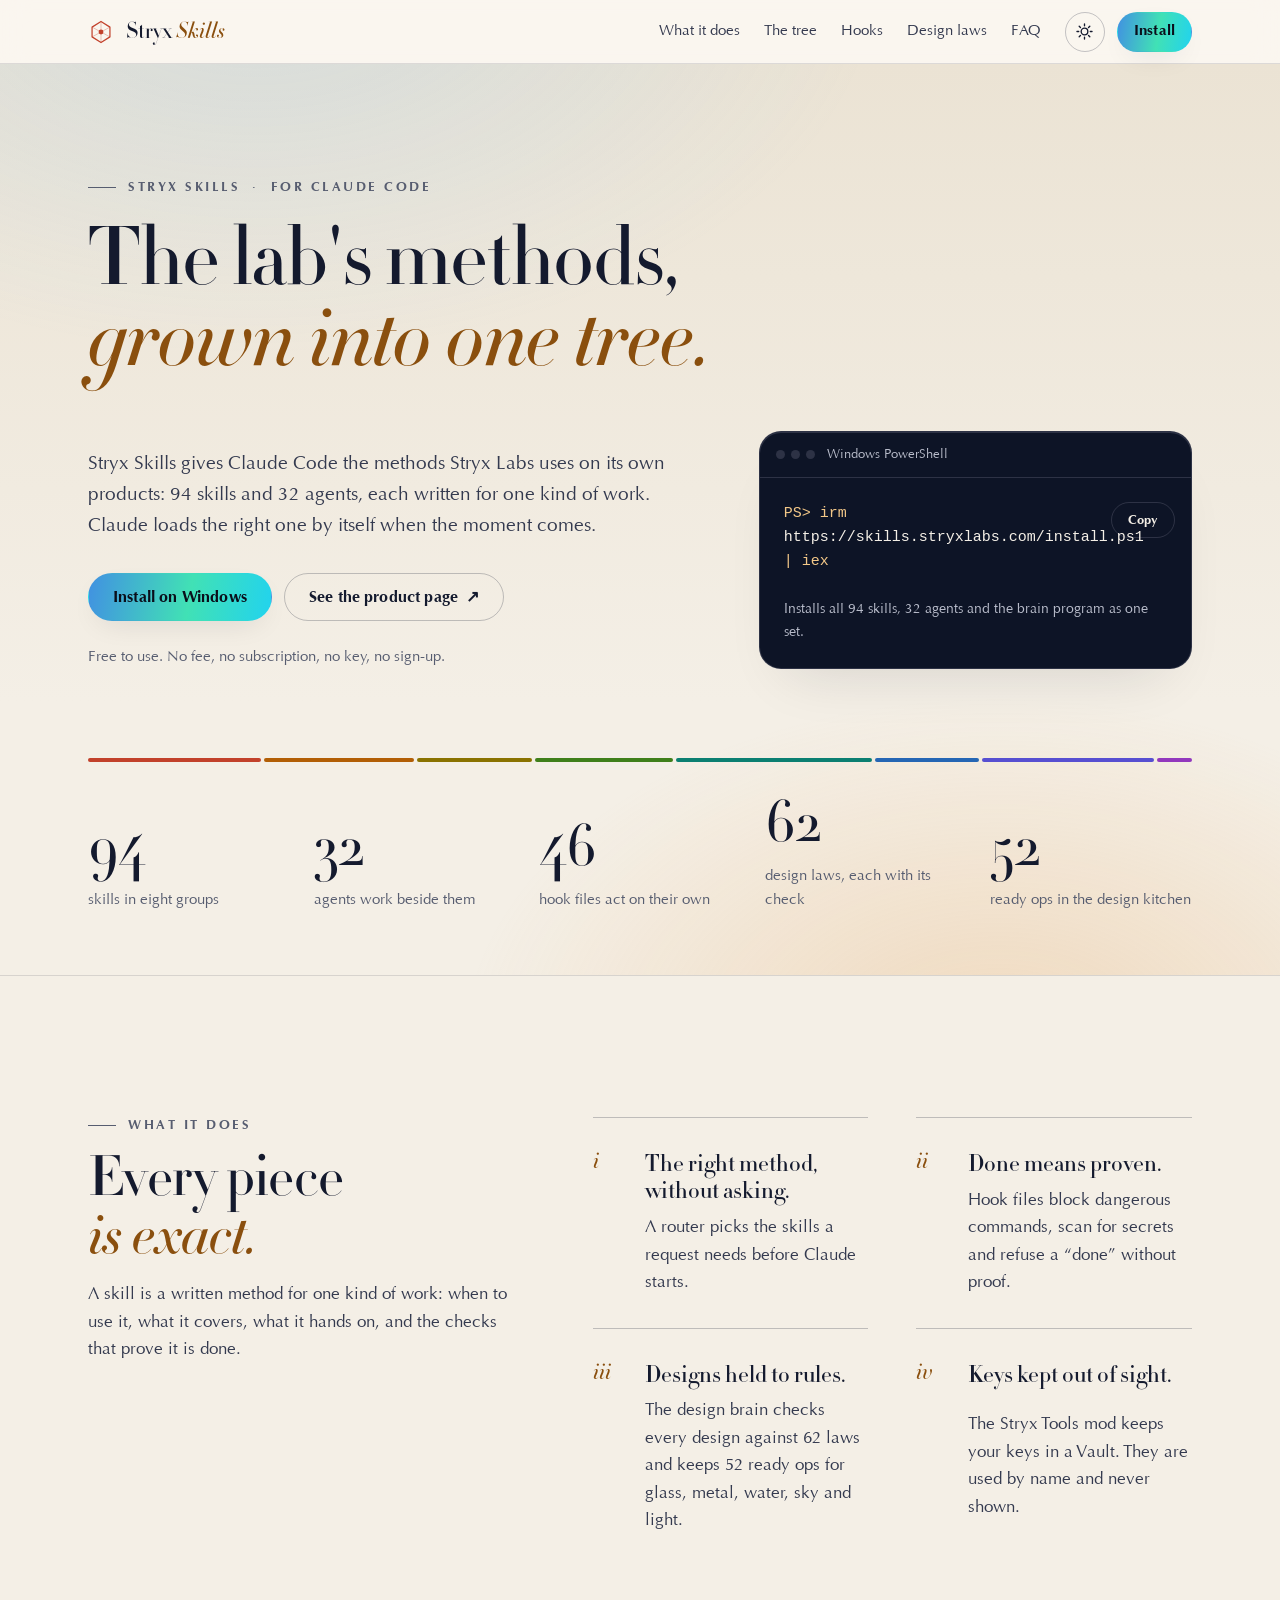
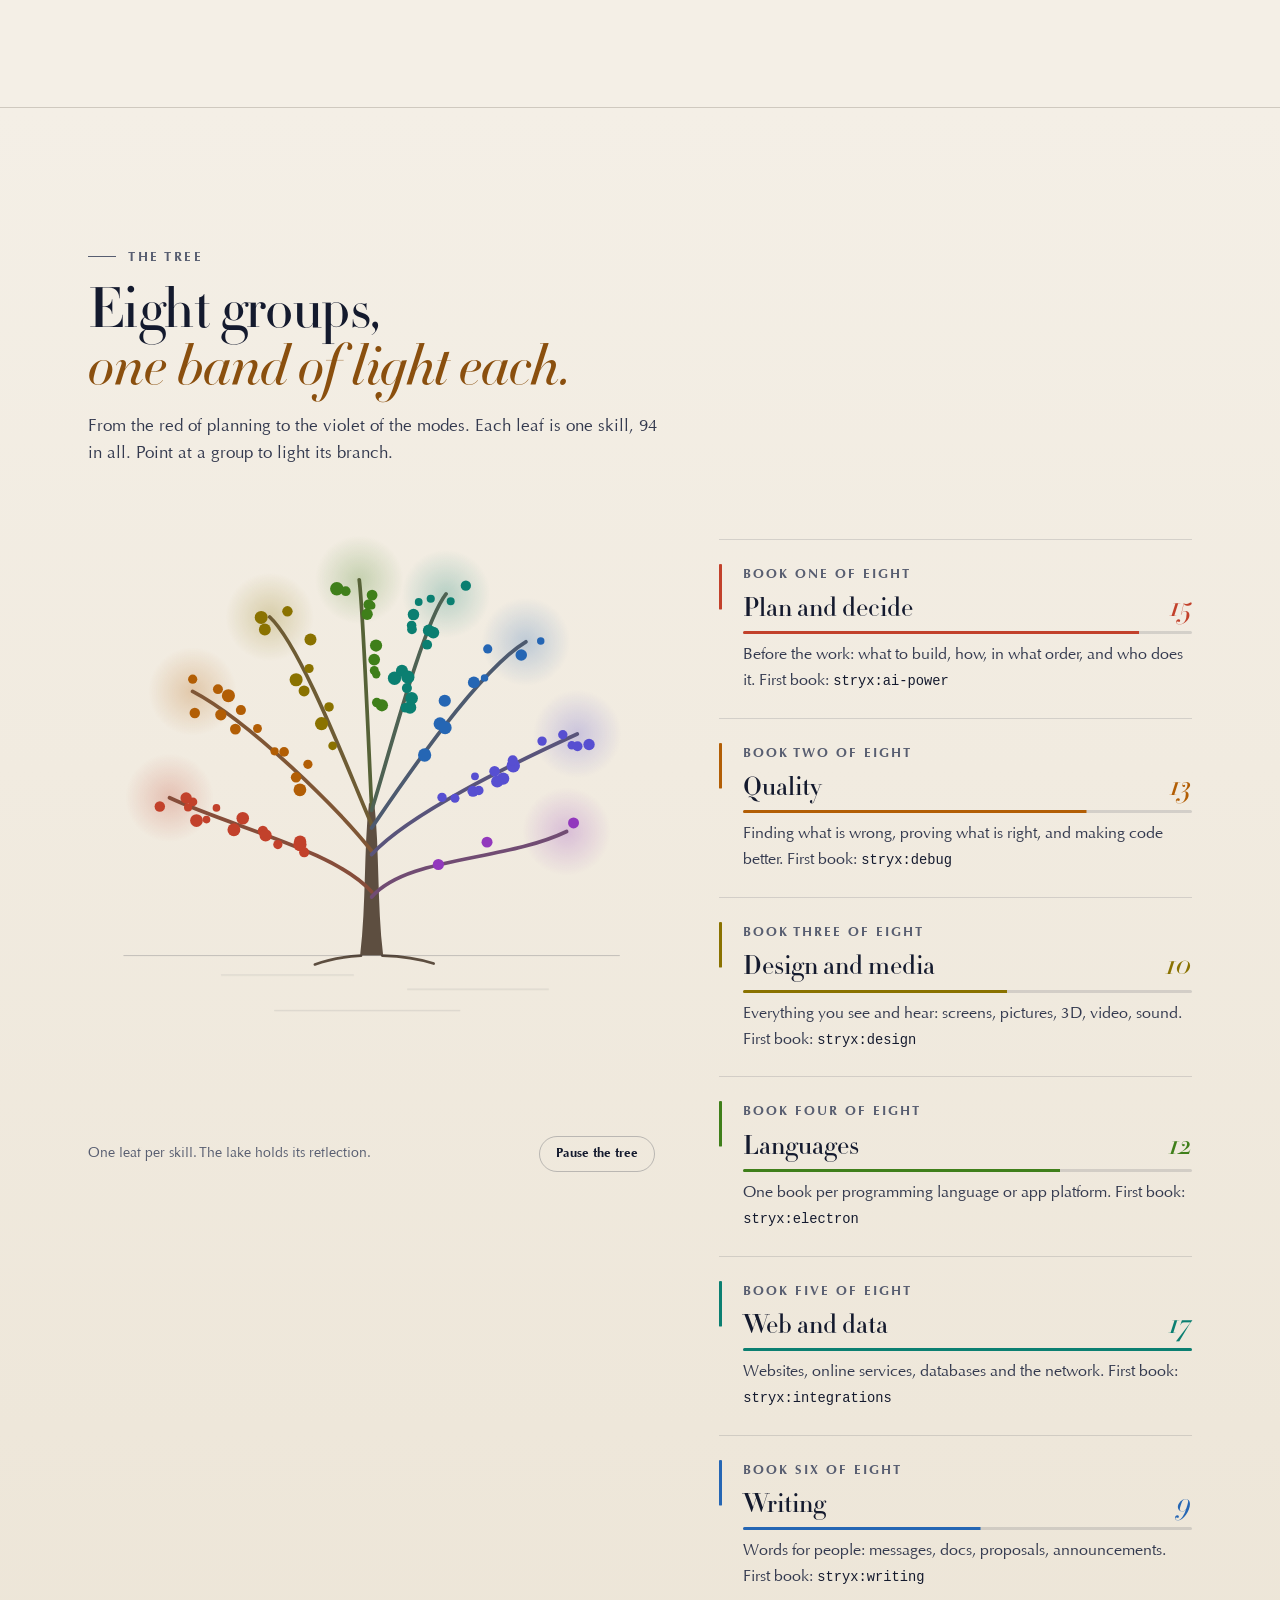
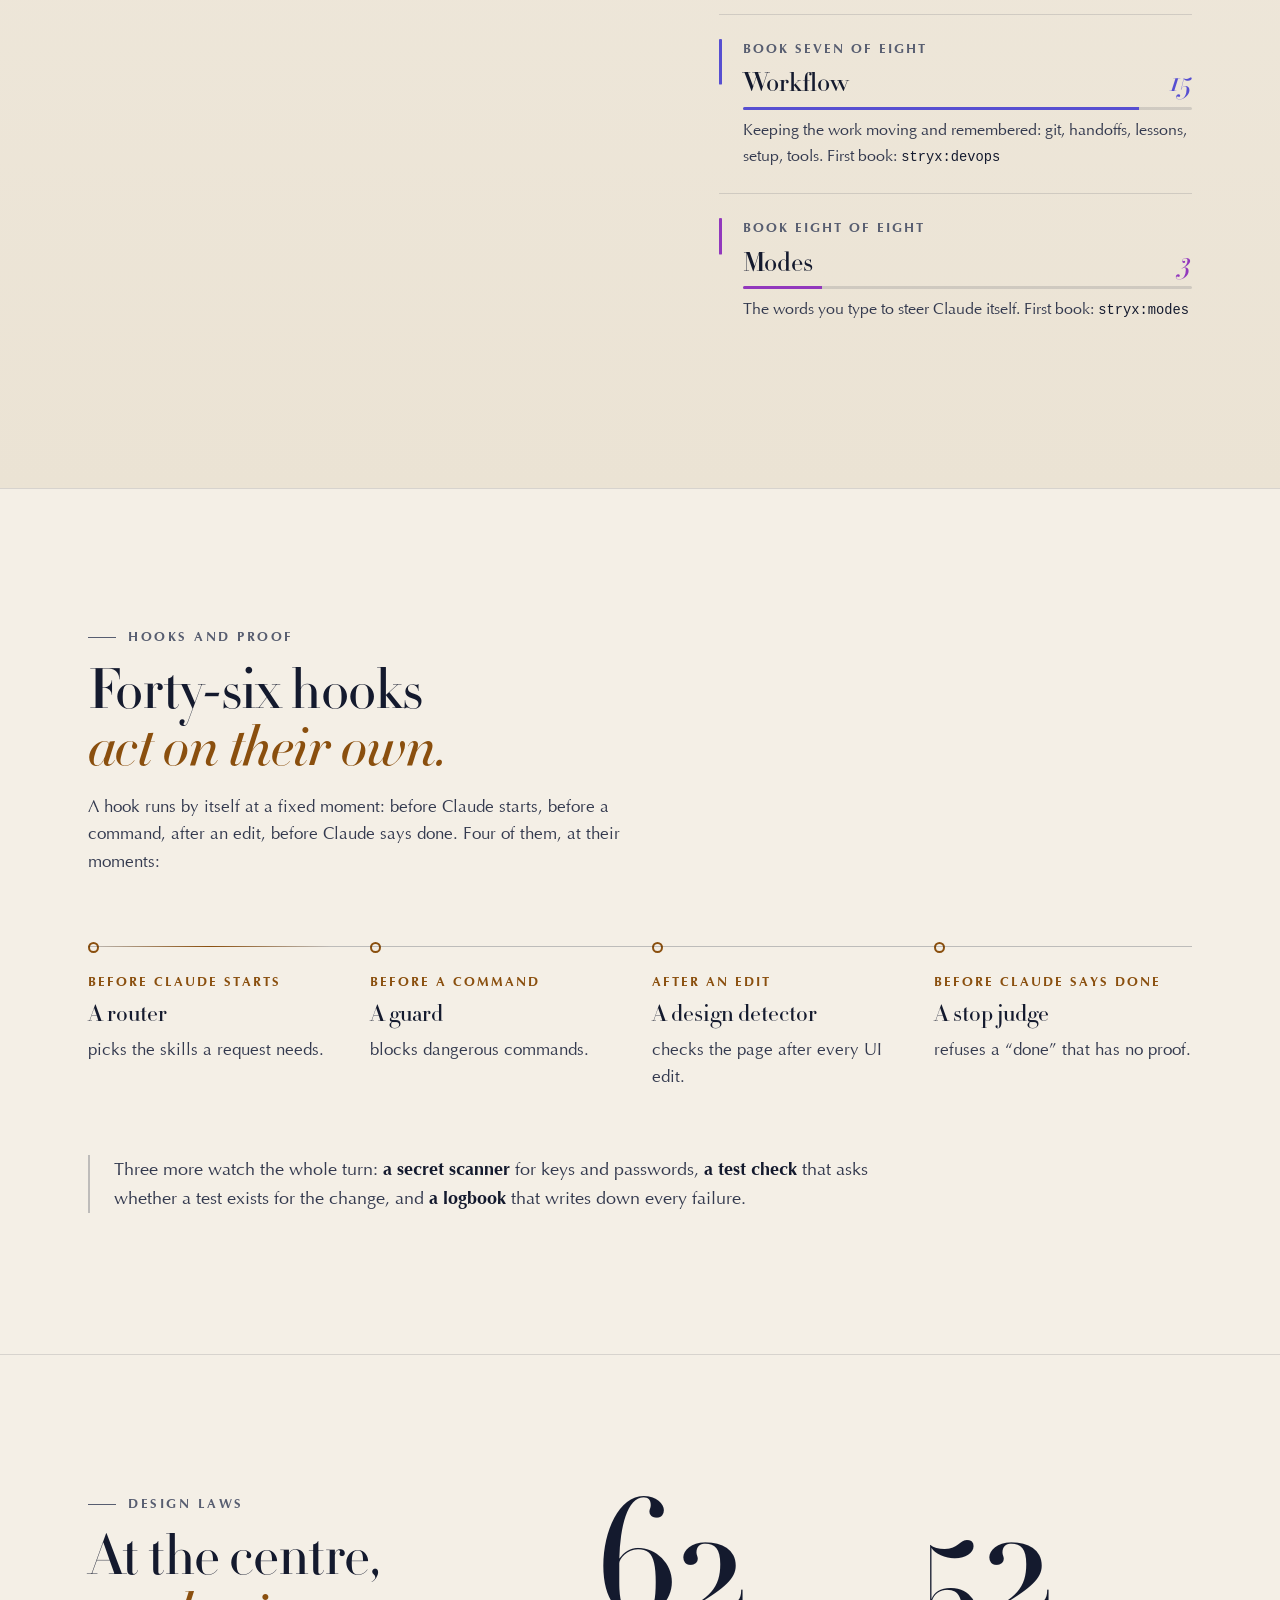
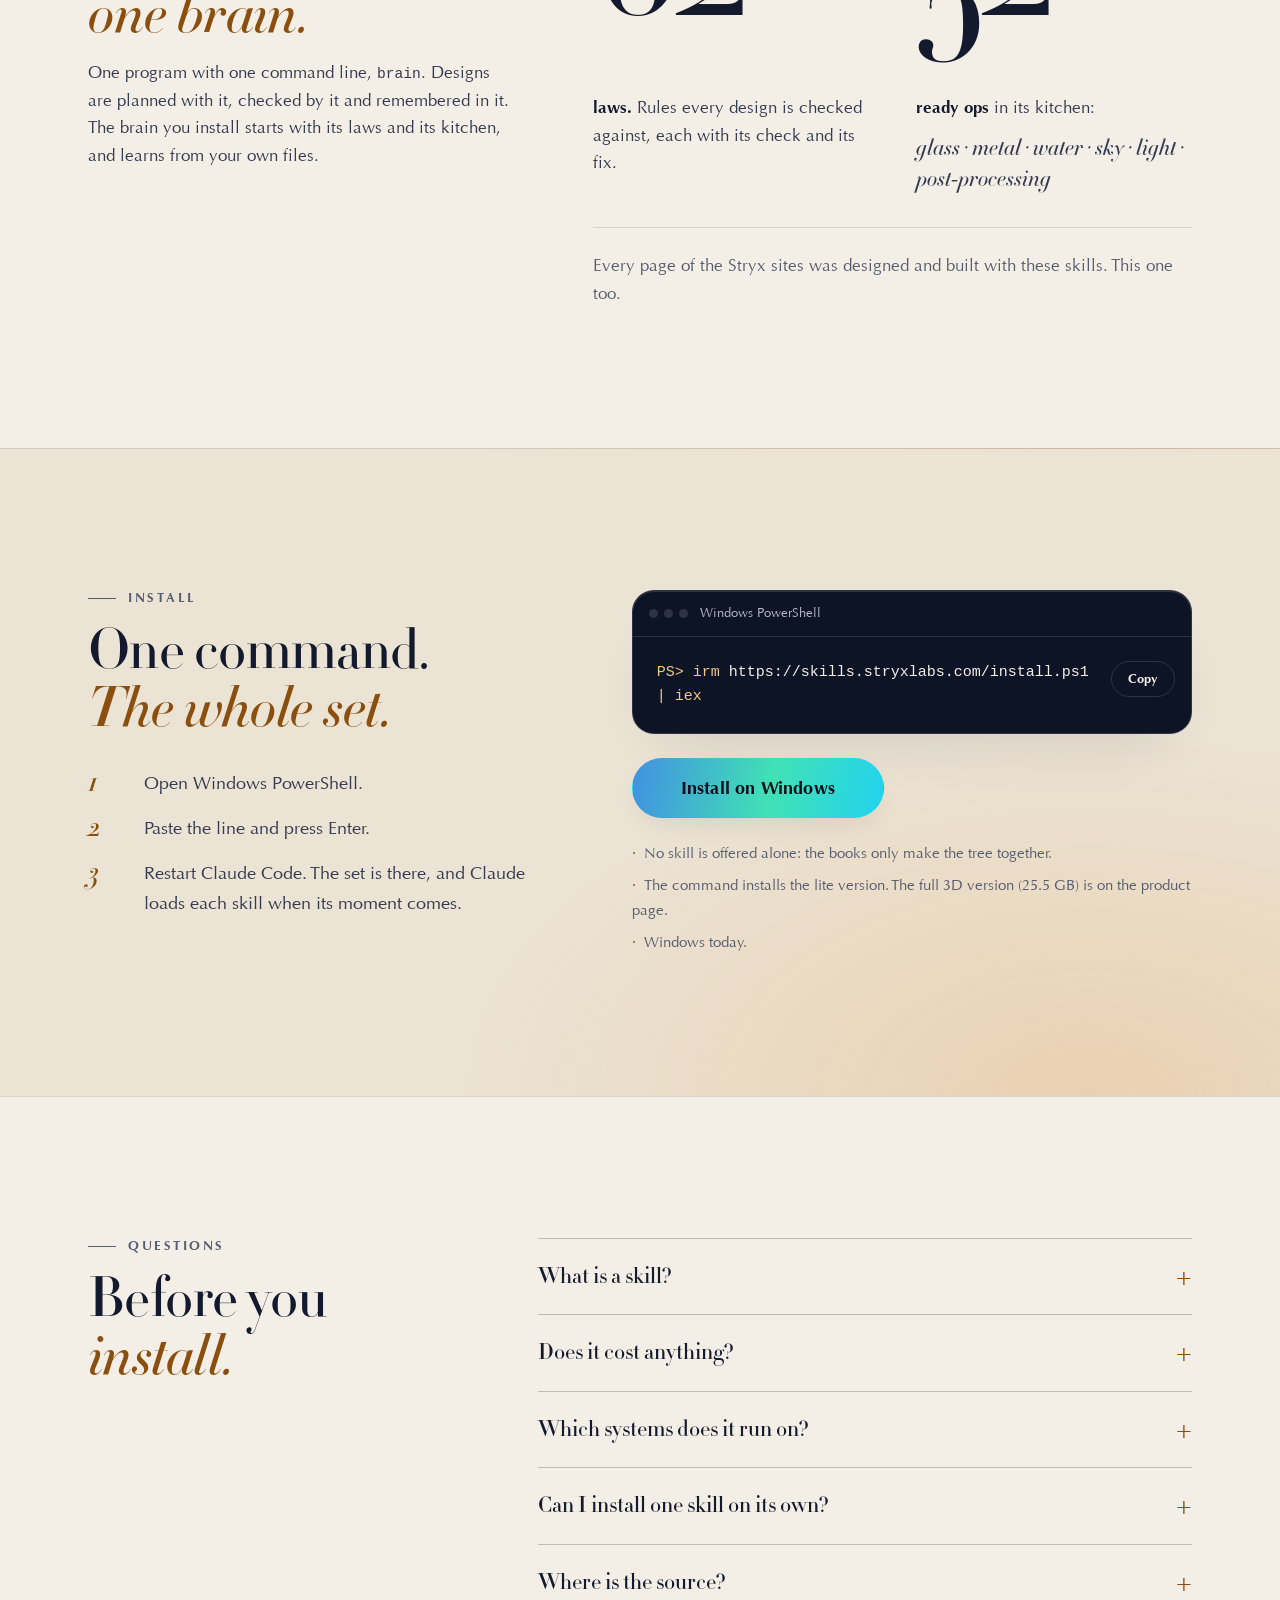
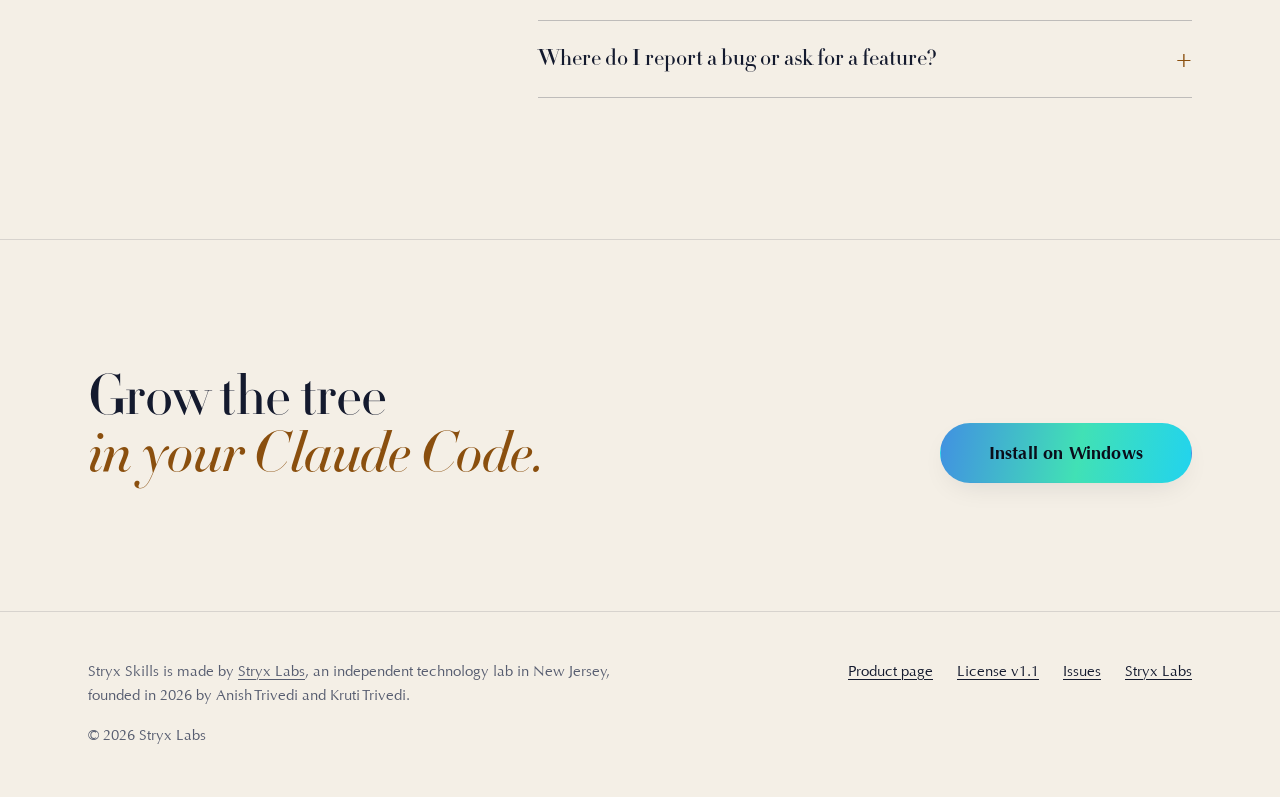
<file: docs/index.html>
<!doctype html>
<html lang="en">
<head>
<meta charset="utf-8">
<meta name="viewport" content="width=device-width, initial-scale=1, viewport-fit=cover">
<title>Stryx Skills for Claude Code: 94 skills and 32 agents</title>
<meta name="description" content="Stryx Skills gives Claude Code the methods Stryx Labs uses on its own products: 94 skills, 32 agents and 46 hook files. Free to use. Installs on Windows.">
<link rel="canonical" href="https://omanishay-cyber.github.io/stryx-skills/">
<meta name="color-scheme" content="light dark">
<meta name="theme-color" content="#f4efe6" media="(prefers-color-scheme: light)">
<meta name="theme-color" content="#070b17" media="(prefers-color-scheme: dark)">
<meta name="author" content="Stryx Labs">
<meta property="og:type" content="website">
<meta property="og:site_name" content="Stryx Skills">
<meta property="og:title" content="Stryx Skills: the lab's methods, grown into one tree">
<meta property="og:description" content="94 skills, 32 agents and 46 hook files for Claude Code, from Stryx Labs in New Jersey. Free to use. Installs on Windows with one command.">
<meta property="og:url" content="https://omanishay-cyber.github.io/stryx-skills/">
<meta property="og:image" content="https://omanishay-cyber.github.io/stryx-skills/og.png">
<meta property="og:image:width" content="1200">
<meta property="og:image:height" content="630">
<meta property="og:image:alt" content="Stryx Skills: a tree of eight coloured branches, one per group, beside the words The lab's methods, grown into one tree.">
<meta property="og:locale" content="en_US">
<meta name="twitter:card" content="summary_large_image">
<meta name="twitter:title" content="Stryx Skills: the lab's methods, grown into one tree">
<meta name="twitter:description" content="94 skills, 32 agents and 46 hook files for Claude Code. Free to use. Installs on Windows with one command.">
<meta name="twitter:image" content="https://omanishay-cyber.github.io/stryx-skills/og.png">
<meta name="twitter:image:alt" content="Stryx Skills: a tree of eight coloured branches, one per group.">
<link rel="icon" href="https://omanishay-cyber.github.io/stryx-skills/favicon.svg" type="image/svg+xml">
<link rel="icon" href="https://omanishay-cyber.github.io/stryx-skills/favicon-48.png" type="image/png" sizes="48x48">
<link rel="apple-touch-icon" href="https://omanishay-cyber.github.io/stryx-skills/apple-touch-icon.png">
<link rel="preload" href="assets/fonts/didot-m42.woff2" as="font" type="font/woff2" crossorigin>
<link rel="preload" href="assets/fonts/optima.woff2" as="font" type="font/woff2" crossorigin>
<script>
(function () {
  try {
    var t = localStorage.getItem("stryx-theme");
    var dark = t ? t === "dark" : matchMedia("(prefers-color-scheme: dark)").matches;
    document.documentElement.classList.add("js");
    document.documentElement.classList.toggle("dark", dark);
    if (localStorage.getItem("stryx-motion") === "paused") document.documentElement.classList.add("is-paused");
  } catch (e) {}
})();
</script>
<link rel="stylesheet" href="assets/site.css">
<script type="application/ld+json">
{
  "@context": "https://schema.org",
  "@graph": [
    {
      "@type": "Organization",
      "@id": "https://stryxlabs.com/#organization",
      "name": "Stryx Labs",
      "url": "https://stryxlabs.com/",
      "description": "An independent technology laboratory in New Jersey. It builds local-first tools for the AI era.",
      "foundingDate": "2026",
      "founder": [
        {"@type": "Person", "name": "Anish Trivedi"},
        {"@type": "Person", "name": "Kruti Trivedi"}
      ],
      "address": {"@type": "PostalAddress", "addressRegion": "NJ", "addressCountry": "US"},
      "sameAs": ["https://skills.stryxlabs.com/"]
    },
    {
      "@type": "SoftwareApplication",
      "@id": "https://omanishay-cyber.github.io/stryx-skills/#software",
      "name": "Stryx Skills",
      "description": "Gives Claude Code the methods Stryx Labs uses on its own products: 94 skills in eight groups, 32 agents and 46 hook files.",
      "applicationCategory": "DeveloperApplication",
      "operatingSystem": "Windows",
      "softwareVersion": "3.0.0",
      "url": "https://skills.stryxlabs.com/",
      "downloadUrl": "https://skills.stryxlabs.com/#install",
      "installUrl": "https://skills.stryxlabs.com/#install",
      "license": "https://stryxlabs.com/license",
      "image": "https://omanishay-cyber.github.io/stryx-skills/og.png",
      "offers": {"@type": "Offer", "price": "0", "priceCurrency": "USD"},
      "publisher": {"@id": "https://stryxlabs.com/#organization"},
      "author": {"@id": "https://stryxlabs.com/#organization"}
    },
    {
      "@type": "WebPage",
      "@id": "https://omanishay-cyber.github.io/stryx-skills/#webpage",
      "url": "https://omanishay-cyber.github.io/stryx-skills/",
      "name": "Stryx Skills for Claude Code: 94 skills and 32 agents",
      "about": {"@id": "https://omanishay-cyber.github.io/stryx-skills/#software"},
      "publisher": {"@id": "https://stryxlabs.com/#organization"},
      "inLanguage": "en-US"
    },
    {
      "@type": "FAQPage",
      "@id": "https://omanishay-cyber.github.io/stryx-skills/#faq",
      "mainEntity": [
        {"@type": "Question", "name": "What is a skill?", "acceptedAnswer": {"@type": "Answer", "text": "A written method for one kind of work: when to use it, what it covers, what it hands on, and the checks that prove it is done. Every skill page also says what it is not for, and which skill takes over."}},
        {"@type": "Question", "name": "Does it cost anything?", "acceptedAnswer": {"@type": "Answer", "text": "No. You can use it at no cost: no fee, no subscription, no key and no sign-up. The Stryx Labs License v1.1 allows personal and commercial use."}},
        {"@type": "Question", "name": "Which systems does it run on?", "acceptedAnswer": {"@type": "Answer", "text": "Windows today. It runs on your own machine."}},
        {"@type": "Question", "name": "Can I install one skill on its own?", "acceptedAnswer": {"@type": "Answer", "text": "No. The command installs all 94 skills, 32 agents and the brain program as one set. The books only make the tree together."}},
        {"@type": "Question", "name": "Where is the source?", "acceptedAnswer": {"@type": "Answer", "text": "Not in this repository. It holds the project page and the issue tracker only. The set installs from skills.stryxlabs.com, and its licence does not allow posting it on GitHub."}},
        {"@type": "Question", "name": "Where do I report a bug or ask for a feature?", "acceptedAnswer": {"@type": "Answer", "text": "Open an issue in this repository with the bug form or the feature form. Take keys and passwords out of any log before you paste it."}}
      ]
    }
  ]
}
</script>
</head>
<body>
<a class="skip" href="#main">Skip to content</a>

<header class="topnav">
  <div class="wrap topnav-in">
    <a class="brand" href="#top" aria-label="Stryx Skills, back to top">
      <svg class="mark" viewBox="0 0 64 64" aria-hidden="true"><g fill="none" stroke="currentColor" stroke-width="3" stroke-linejoin="round"><polygon points="32,6 54,20 54,44 32,58 10,44 10,20"/><path d="M32 6V58M10 20L54 44M54 20L10 44" stroke-width="1.4" opacity=".55"/></g><circle cx="32" cy="32" r="6" fill="currentColor"/></svg>
      <span>Stryx <em>Skills</em></span>
    </a>
    <nav aria-label="Sections">
      <ul class="navlinks">
        <li><a href="#what">What it does</a></li>
        <li><a href="#groups">The tree</a></li>
        <li><a href="#hooks">Hooks</a></li>
        <li><a href="#laws">Design laws</a></li>
        <li><a href="#faq">FAQ</a></li>
      </ul>
    </nav>
    <div class="nav-actions">
      <button type="button" class="icon-btn" id="theme-toggle" aria-label="Switch to dark theme">
        <svg class="i-sun" viewBox="0 0 24 24" aria-hidden="true"><circle cx="12" cy="12" r="4.2"/><path d="M12 2.5v2.2M12 19.3v2.2M2.5 12h2.2M19.3 12h2.2M5.3 5.3l1.6 1.6M17.1 17.1l1.6 1.6M5.3 18.7l1.6-1.6M17.1 6.9l1.6-1.6"/></svg>
        <svg class="i-moon" viewBox="0 0 24 24" aria-hidden="true"><path d="M20 14.6A8 8 0 0 1 9.4 4a8 8 0 1 0 10.6 10.6Z"/></svg>
      </button>
      <a class="btn btn-brand btn-sm" href="https://skills.stryxlabs.com/#install">Install</a>
    </div>
  </div>
</header>

<main id="main" tabindex="-1">
  <section class="hero" id="top" aria-labelledby="hero-title">
    <div class="sky" aria-hidden="true"></div>
    <div class="wrap hero-grid">
      <div class="hero-title">
        <p class="kicker reveal">Stryx Skills <span aria-hidden="true">·</span> for Claude Code</p>
        <h1 id="hero-title" class="display reveal">The lab's methods, <em>grown into one tree.</em></h1>
      </div>
      <div class="hero-copy">
        <p class="lead reveal">Stryx Skills gives Claude Code the methods Stryx Labs uses on its own products: 94 skills and 32 agents, each written for one kind of work. Claude loads the right one by itself when the moment comes.</p>
        <div class="cta-row reveal">
          <a class="btn btn-brand" href="https://skills.stryxlabs.com/#install">Install on Windows</a>
          <a class="btn btn-ghost" href="https://skills.stryxlabs.com/">See the product page <span aria-hidden="true">↗</span></a>
        </div>
        <p class="fine reveal">Free to use. No fee, no subscription, no key, no sign-up.</p>
      </div>
      <div class="hero-console reveal">
        <div class="console" role="group" aria-label="Install command for Windows PowerShell">
          <div class="console-bar"><span class="dots" aria-hidden="true"><i></i><i></i><i></i></span><span>Windows PowerShell</span></div>
          <div class="console-body">
            <code class="cmd"><span class="ps" aria-hidden="true">PS&gt;</span> <span class="kw">irm</span> <span class="url">https://skills.stryxlabs.com/install.ps1</span> <span class="kw">| iex</span></code>
            <button type="button" class="copy" data-copy="irm https://skills.stryxlabs.com/install.ps1 | iex">Copy</button>
          </div>
          <p class="console-note">Installs all 94 skills, 32 agents and the brain program as one set.</p>
        </div>
      </div>
    </div>
    <div class="wrap">
      <div class="spectrum" aria-hidden="true"><span style="--band:var(--g0);flex:15"></span><span style="--band:var(--g1);flex:13"></span><span style="--band:var(--g2);flex:10"></span><span style="--band:var(--g3);flex:12"></span><span style="--band:var(--g4);flex:17"></span><span style="--band:var(--g5);flex:9"></span><span style="--band:var(--g6);flex:15"></span><span style="--band:var(--g7);flex:3"></span></div>
      <dl class="stats">
        <div><dt>skills in eight groups</dt><dd>94</dd></div>
        <div><dt>agents work beside them</dt><dd>32</dd></div>
        <div><dt>hook files act on their own</dt><dd>46</dd></div>
        <div><dt>design laws, each with its check</dt><dd>62</dd></div>
        <div><dt>ready ops in the design kitchen</dt><dd>52</dd></div>
      </dl>
    </div>
  </section>

  <section class="section what" id="what" aria-labelledby="what-title">
    <div class="wrap what-grid">
      <header class="section-head">
        <p class="kicker">What it does</p>
        <h2 id="what-title">Every piece <em>is exact.</em></h2>
        <p class="section-lead">A skill is a written method for one kind of work: when to use it, what it covers, what it hands on, and the checks that prove it is done.</p>
      </header>
      <ol class="tenets">
        <li><span class="num" aria-hidden="true">i</span><h3>The right method, without asking.</h3><p>A router picks the skills a request needs before Claude starts.</p></li>
        <li><span class="num" aria-hidden="true">ii</span><h3>Done means proven.</h3><p>Hook files block dangerous commands, scan for secrets and refuse a “done” without proof.</p></li>
        <li><span class="num" aria-hidden="true">iii</span><h3>Designs held to rules.</h3><p>The design brain checks every design against 62 laws and keeps 52 ready ops for glass, metal, water, sky and light.</p></li>
        <li><span class="num" aria-hidden="true">iv</span><h3>Keys kept out of sight.</h3><p>The Stryx Tools mod keeps your keys in a Vault. They are used by name and never shown.</p></li>
      </ol>
    </div>
  </section>

  <section class="section groups" id="groups" aria-labelledby="groups-title">
    <div class="wrap">
      <header class="section-head narrow">
        <p class="kicker">The tree</p>
        <h2 id="groups-title">Eight groups, <em>one band of light each.</em></h2>
        <p class="section-lead">From the red of planning to the violet of the modes. Each leaf is one skill, 94 in all. Point at a group to light its branch.</p>
      </header>
      <div class="groups-grid">
        <figure class="tree-frame">
          <!-- design-detect waive shape-assembled-illustration: this is a data figure, one leaf per skill (94) on eight group branches, not decoration. -->
          <svg class="tree" id="tree" viewBox="0 0 640 660" role="img" aria-labelledby="tree-title tree-desc" data-active="">
  <title id="tree-title">The Stryx Skills tree</title>
  <desc id="tree-desc">A tree with eight branches, one per group, and one leaf per skill: 94 leaves, reflected in a lake.</desc>
  <defs>
    <radialGradient id="halo-0"><stop offset="0" style="stop-color:var(--g0)" stop-opacity=".5"/><stop offset="1" style="stop-color:var(--g0)" stop-opacity="0"/></radialGradient><radialGradient id="halo-1"><stop offset="0" style="stop-color:var(--g1)" stop-opacity=".5"/><stop offset="1" style="stop-color:var(--g1)" stop-opacity="0"/></radialGradient><radialGradient id="halo-2"><stop offset="0" style="stop-color:var(--g2)" stop-opacity=".5"/><stop offset="1" style="stop-color:var(--g2)" stop-opacity="0"/></radialGradient><radialGradient id="halo-3"><stop offset="0" style="stop-color:var(--g3)" stop-opacity=".5"/><stop offset="1" style="stop-color:var(--g3)" stop-opacity="0"/></radialGradient><radialGradient id="halo-4"><stop offset="0" style="stop-color:var(--g4)" stop-opacity=".5"/><stop offset="1" style="stop-color:var(--g4)" stop-opacity="0"/></radialGradient><radialGradient id="halo-5"><stop offset="0" style="stop-color:var(--g5)" stop-opacity=".5"/><stop offset="1" style="stop-color:var(--g5)" stop-opacity="0"/></radialGradient><radialGradient id="halo-6"><stop offset="0" style="stop-color:var(--g6)" stop-opacity=".5"/><stop offset="1" style="stop-color:var(--g6)" stop-opacity="0"/></radialGradient><radialGradient id="halo-7"><stop offset="0" style="stop-color:var(--g7)" stop-opacity=".5"/><stop offset="1" style="stop-color:var(--g7)" stop-opacity="0"/></radialGradient>
    <linearGradient id="fade" x1="0" y1="0" x2="0" y2="1"><stop offset="0" stop-color="#fff" stop-opacity="1"/><stop offset="1" stop-color="#fff" stop-opacity="0"/></linearGradient>
    <mask id="reflect-mask" maskUnits="userSpaceOnUse" x="0" y="470" width="640" height="190"><rect x="0" y="470" width="640" height="190" fill="url(#fade)"/></mask>
  </defs>
  <g id="crown"><path class="trunk" d="M307,470 C314,410 311,350 317,298 L323,298 C329,350 326,410 333,470 Z"/><path class="root" d="M308,470 q-30,2 -52,10"/><path class="root" d="M332,470 q34,1 58,9"/><g class="branch" data-g="0" style="--band:var(--g0);--sway:9.0s;--sd:0.0s;transform-origin:320px 398px"><circle class="halo" cx="92" cy="292" r="50" fill="url(#halo-0)"/><path class="limb" d="M320,398 C279.0,352.0 165.0,326.0 92,292"/><circle class="leaf" cx="243.9" cy="353.5" r="5.7" style="--d:0.00s;--tw:2.6s"/><circle class="leaf twinkle" cx="239.3" cy="341.5" r="7.0" style="--d:0.04s;--tw:5.1s"/><circle class="leaf" cx="239.1" cy="344.8" r="7.5" style="--d:0.07s;--tw:3.8s"/><circle class="leaf" cx="197.3" cy="329.3" r="5.8" style="--d:0.11s;--tw:4.3s"/><circle class="leaf twinkle" cx="214.2" cy="344.7" r="5.2" style="--d:0.14s;--tw:4.4s"/><circle class="leaf" cx="200.4" cy="334.4" r="6.9" style="--d:0.18s;--tw:3.5s"/><circle class="leaf" cx="174.6" cy="315.1" r="7.1" style="--d:0.21s;--tw:2.7s"/><circle class="leaf twinkle" cx="164.6" cy="328.0" r="7.3" style="--d:0.25s;--tw:3.0s"/><circle class="leaf" cx="122.4" cy="317.7" r="7.2" style="--d:0.28s;--tw:2.6s"/><circle class="leaf" cx="112.9" cy="302.8" r="4.6" style="--d:0.32s;--tw:4.5s"/><circle class="leaf twinkle" cx="144.9" cy="303.4" r="4.3" style="--d:0.35s;--tw:4.3s"/><circle class="leaf" cx="133.7" cy="316.6" r="4.3" style="--d:0.39s;--tw:4.1s"/><circle class="leaf" cx="118.4" cy="296.6" r="4.9" style="--d:0.42s;--tw:4.4s"/><circle class="leaf twinkle" cx="110.7" cy="292.2" r="6.4" style="--d:0.46s;--tw:3.2s"/><circle class="leaf" cx="81.0" cy="301.8" r="5.9" style="--d:0.49s;--tw:5.0s"/></g><g class="branch" data-g="1" style="--band:var(--g1);--sway:8.7s;--sd:-0.7s;transform-origin:320px 352px"><circle class="halo" cx="118" cy="172" r="50" fill="url(#halo-1)"/><path class="limb" d="M320,352 C283.6,306.0 182.6,206.0 118,172"/><circle class="leaf" cx="239.1" cy="283.0" r="7.2" style="--d:0.09s;--tw:3.8s"/><circle class="leaf twinkle" cx="248.1" cy="254.2" r="5.2" style="--d:0.12s;--tw:2.7s"/><circle class="leaf" cx="234.7" cy="268.9" r="5.9" style="--d:0.16s;--tw:4.8s"/><circle class="leaf" cx="210.5" cy="239.6" r="4.6" style="--d:0.20s;--tw:3.9s"/><circle class="leaf twinkle" cx="221.2" cy="240.2" r="5.5" style="--d:0.23s;--tw:2.6s"/><circle class="leaf" cx="191.2" cy="213.8" r="5.0" style="--d:0.27s;--tw:2.8s"/><circle class="leaf" cx="172.5" cy="193.0" r="5.7" style="--d:0.30s;--tw:4.7s"/><circle class="leaf twinkle" cx="166.3" cy="214.5" r="6.1" style="--d:0.34s;--tw:3.7s"/><circle class="leaf" cx="149.9" cy="198.4" r="6.4" style="--d:0.37s;--tw:4.2s"/><circle class="leaf" cx="146.6" cy="169.4" r="5.6" style="--d:0.41s;--tw:2.7s"/><circle class="leaf twinkle" cx="158.4" cy="176.8" r="7.4" style="--d:0.44s;--tw:4.0s"/><circle class="leaf" cx="120.5" cy="196.3" r="5.9" style="--d:0.47s;--tw:5.1s"/><circle class="leaf" cx="118.1" cy="158.2" r="5.2" style="--d:0.51s;--tw:2.6s"/></g><g class="branch" data-g="2" style="--band:var(--g2);--sway:9.1s;--sd:-1.4s;transform-origin:320px 322px"><circle class="halo" cx="205" cy="88" r="50" fill="url(#halo-2)"/><path class="limb" d="M320,322 C299.3,276.0 241.8,122.0 205,88"/><circle class="leaf" cx="276.0" cy="233.3" r="4.9" style="--d:0.18s;--tw:5.2s"/><circle class="leaf twinkle" cx="263.5" cy="208.3" r="7.4" style="--d:0.21s;--tw:4.1s"/><circle class="leaf" cx="271.9" cy="189.5" r="5.4" style="--d:0.25s;--tw:3.2s"/><circle class="leaf" cx="243.8" cy="171.4" r="6.2" style="--d:0.29s;--tw:3.6s"/><circle class="leaf twinkle" cx="234.8" cy="158.8" r="7.4" style="--d:0.32s;--tw:4.3s"/><circle class="leaf" cx="249.4" cy="146.1" r="5.2" style="--d:0.35s;--tw:5.0s"/><circle class="leaf" cx="251.0" cy="113.3" r="6.8" style="--d:0.39s;--tw:2.9s"/><circle class="leaf twinkle" cx="199.5" cy="102.1" r="6.7" style="--d:0.43s;--tw:2.6s"/><circle class="leaf" cx="225.0" cy="81.6" r="5.9" style="--d:0.46s;--tw:3.7s"/><circle class="leaf" cx="195.4" cy="88.5" r="7.3" style="--d:0.50s;--tw:3.8s"/></g><g class="branch" data-g="3" style="--band:var(--g3);--sway:8.3s;--sd:-2.1s;transform-origin:320px 302px"><circle class="halo" cx="306" cy="46" r="50" fill="url(#halo-3)"/><path class="limb" d="M320,302 C317.5,256.0 310.5,80.0 306,46"/><circle class="leaf" cx="331.6" cy="187.6" r="6.9" style="--d:0.27s;--tw:3.1s"/><circle class="leaf twinkle" cx="325.8" cy="184.5" r="5.4" style="--d:0.31s;--tw:2.8s"/><circle class="leaf" cx="325.2" cy="152.6" r="4.7" style="--d:0.34s;--tw:3.8s"/><circle class="leaf" cx="323.0" cy="148.4" r="5.1" style="--d:0.38s;--tw:5.1s"/><circle class="leaf twinkle" cx="322.9" cy="136.0" r="6.6" style="--d:0.41s;--tw:3.2s"/><circle class="leaf" cx="325.0" cy="120.2" r="6.9" style="--d:0.45s;--tw:3.5s"/><circle class="leaf" cx="314.9" cy="84.9" r="6.4" style="--d:0.48s;--tw:4.2s"/><circle class="leaf twinkle" cx="316.8" cy="74.0" r="6.0" style="--d:0.52s;--tw:4.4s"/><circle class="leaf" cx="320.0" cy="75.2" r="4.3" style="--d:0.55s;--tw:4.1s"/><circle class="leaf" cx="320.5" cy="63.3" r="6.1" style="--d:0.59s;--tw:2.9s"/><circle class="leaf twinkle" cx="290.8" cy="58.9" r="5.5" style="--d:0.62s;--tw:4.8s"/><circle class="leaf" cx="280.7" cy="56.2" r="7.6" style="--d:0.66s;--tw:3.9s"/></g><g class="branch" data-g="4" style="--band:var(--g4);--sway:7.9s;--sd:-2.8s;transform-origin:320px 306px"><circle class="halo" cx="404" cy="62" r="50" fill="url(#halo-4)"/><path class="limb" d="M320,306 C335.1,260.0 377.1,96.0 404,62"/><circle class="leaf" cx="358.1" cy="190.4" r="5.4" style="--d:0.36s;--tw:4.1s"/><circle class="leaf twinkle" cx="363.3" cy="190.0" r="7.1" style="--d:0.40s;--tw:2.9s"/><circle class="leaf" cx="365.1" cy="179.7" r="7.1" style="--d:0.43s;--tw:3.1s"/><circle class="leaf" cx="345.8" cy="157.1" r="7.5" style="--d:0.46s;--tw:4.6s"/><circle class="leaf twinkle" cx="359.8" cy="168.2" r="5.7" style="--d:0.50s;--tw:4.1s"/><circle class="leaf" cx="354.2" cy="148.6" r="6.8" style="--d:0.54s;--tw:4.0s"/><circle class="leaf" cx="360.9" cy="155.9" r="7.4" style="--d:0.57s;--tw:4.5s"/><circle class="leaf twinkle" cx="382.6" cy="119.2" r="5.6" style="--d:0.60s;--tw:3.3s"/><circle class="leaf" cx="365.1" cy="97.5" r="5.4" style="--d:0.64s;--tw:3.5s"/><circle class="leaf" cx="389.6" cy="105.6" r="6.7" style="--d:0.68s;--tw:2.7s"/><circle class="leaf twinkle" cx="365.5" cy="102.0" r="5.5" style="--d:0.71s;--tw:5.0s"/><circle class="leaf" cx="384.4" cy="103.1" r="6.6" style="--d:0.74s;--tw:4.8s"/><circle class="leaf" cx="386.7" cy="67.4" r="4.6" style="--d:0.78s;--tw:3.8s"/><circle class="leaf twinkle" cx="367.2" cy="85.3" r="6.5" style="--d:0.82s;--tw:4.4s"/><circle class="leaf" cx="373.1" cy="71.1" r="4.4" style="--d:0.85s;--tw:3.4s"/><circle class="leaf" cx="426.3" cy="52.7" r="5.8" style="--d:0.89s;--tw:2.8s"/><circle class="leaf twinkle" cx="409.2" cy="70.2" r="4.5" style="--d:0.92s;--tw:2.8s"/></g><g class="branch" data-g="5" style="--band:var(--g5);--sway:7.2s;--sd:-3.5s;transform-origin:320px 326px"><circle class="halo" cx="494" cy="116" r="50" fill="url(#halo-5)"/><path class="limb" d="M320,326 C351.3,280.0 438.3,150.0 494,116"/><circle class="leaf" cx="379.8" cy="243.7" r="7.5" style="--d:0.45s;--tw:2.8s"/><circle class="leaf twinkle" cx="397.1" cy="208.4" r="7.2" style="--d:0.48s;--tw:4.3s"/><circle class="leaf" cx="402.9" cy="212.9" r="7.4" style="--d:0.52s;--tw:4.7s"/><circle class="leaf" cx="402.5" cy="182.5" r="6.9" style="--d:0.55s;--tw:5.0s"/><circle class="leaf twinkle" cx="435.3" cy="161.8" r="6.7" style="--d:0.59s;--tw:3.5s"/><circle class="leaf" cx="447.4" cy="156.7" r="4.2" style="--d:0.62s;--tw:4.7s"/><circle class="leaf" cx="451.0" cy="124.0" r="5.2" style="--d:0.66s;--tw:3.5s"/><circle class="leaf twinkle" cx="510.8" cy="115.1" r="4.2" style="--d:0.69s;--tw:4.7s"/><circle class="leaf" cx="488.8" cy="130.9" r="6.5" style="--d:0.73s;--tw:2.9s"/></g><g class="branch" data-g="6" style="--band:var(--g6);--sway:7.5s;--sd:-4.2s;transform-origin:320px 356px"><circle class="halo" cx="552" cy="220" r="50" fill="url(#halo-6)"/><path class="limb" d="M320,356 C361.8,310.0 477.8,254.0 552,220"/><circle class="leaf" cx="414.0" cy="292.6" r="5.1" style="--d:0.54s;--tw:5.0s"/><circle class="leaf twinkle" cx="399.4" cy="291.5" r="5.3" style="--d:0.58s;--tw:4.4s"/><circle class="leaf" cx="434.4" cy="284.6" r="6.3" style="--d:0.61s;--tw:4.2s"/><circle class="leaf" cx="436.6" cy="267.8" r="4.4" style="--d:0.65s;--tw:3.6s"/><circle class="leaf twinkle" cx="468.4" cy="270.3" r="6.9" style="--d:0.68s;--tw:4.3s"/><circle class="leaf" cx="441.0" cy="283.8" r="5.3" style="--d:0.72s;--tw:5.2s"/><circle class="leaf" cx="458.7" cy="262.1" r="6.0" style="--d:0.75s;--tw:3.0s"/><circle class="leaf twinkle" cx="461.7" cy="273.6" r="6.9" style="--d:0.79s;--tw:5.1s"/><circle class="leaf" cx="479.8" cy="255.9" r="7.6" style="--d:0.82s;--tw:3.2s"/><circle class="leaf" cx="479.2" cy="249.8" r="5.7" style="--d:0.86s;--tw:4.3s"/><circle class="leaf twinkle" cx="512.3" cy="228.0" r="5.3" style="--d:0.89s;--tw:5.0s"/><circle class="leaf" cx="545.8" cy="232.7" r="4.8" style="--d:0.93s;--tw:3.7s"/><circle class="leaf" cx="565.3" cy="231.8" r="6.4" style="--d:0.96s;--tw:4.3s"/><circle class="leaf twinkle" cx="552.3" cy="233.9" r="5.6" style="--d:1.00s;--tw:3.1s"/><circle class="leaf" cx="535.7" cy="220.8" r="5.3" style="--d:1.03s;--tw:4.4s"/></g><g class="branch" data-g="7" style="--band:var(--g7);--sway:7.7s;--sd:-4.9s;transform-origin:320px 404px"><circle class="halo" cx="540" cy="330" r="50" fill="url(#halo-7)"/><path class="limb" d="M320,404 C359.6,358.0 469.6,364.0 540,330"/><circle class="leaf" cx="395.3" cy="367.2" r="6.3" style="--d:0.63s;--tw:5.1s"/><circle class="leaf twinkle" cx="450.2" cy="342.0" r="6.2" style="--d:0.67s;--tw:2.9s"/><circle class="leaf" cx="547.8" cy="320.3" r="6.2" style="--d:0.70s;--tw:2.7s"/></g></g>
  <g class="lake" aria-hidden="true">
    <line class="shore" x1="40" y1="470" x2="600" y2="470"/>
    <g mask="url(#reflect-mask)"><use href="#crown" transform="translate(0 667.4) scale(1 -0.42)" class="reflection"/></g>
    <line class="ripple" x1="150" y1="492" x2="300" y2="492"/><line class="ripple" x1="360" y1="508" x2="520" y2="508"/>
    <line class="ripple" x1="210" y1="532" x2="420" y2="532"/>
  </g>
</svg>
          <figcaption>
            <span>One leaf per skill. The lake holds its reflection.</span>
            <button type="button" class="pause" id="pause">Pause the tree</button>
          </figcaption>
        </figure>
        <ol class="ledger" id="ledger"><li class="book" data-g="0" style="--band:var(--g0);--share:0.882">
  <p class="book-kicker">Book one of eight</p>
  <h3 class="book-name"><button type="button" class="book-btn" data-g="0" aria-pressed="false">Plan and decide<span class="book-count"><span class="visually-hidden">: </span>15<span class="visually-hidden"> skills</span></span></button></h3>
  <span class="book-bar" aria-hidden="true"></span>
  <p class="book-desc">Before the work: what to build, how, in what order, and who does it. First book: <code>stryx:ai-power</code></p>
</li>
<li class="book" data-g="1" style="--band:var(--g1);--share:0.765">
  <p class="book-kicker">Book two of eight</p>
  <h3 class="book-name"><button type="button" class="book-btn" data-g="1" aria-pressed="false">Quality<span class="book-count"><span class="visually-hidden">: </span>13<span class="visually-hidden"> skills</span></span></button></h3>
  <span class="book-bar" aria-hidden="true"></span>
  <p class="book-desc">Finding what is wrong, proving what is right, and making code better. First book: <code>stryx:debug</code></p>
</li>
<li class="book" data-g="2" style="--band:var(--g2);--share:0.588">
  <p class="book-kicker">Book three of eight</p>
  <h3 class="book-name"><button type="button" class="book-btn" data-g="2" aria-pressed="false">Design and media<span class="book-count"><span class="visually-hidden">: </span>10<span class="visually-hidden"> skills</span></span></button></h3>
  <span class="book-bar" aria-hidden="true"></span>
  <p class="book-desc">Everything you see and hear: screens, pictures, 3D, video, sound. First book: <code>stryx:design</code></p>
</li>
<li class="book" data-g="3" style="--band:var(--g3);--share:0.706">
  <p class="book-kicker">Book four of eight</p>
  <h3 class="book-name"><button type="button" class="book-btn" data-g="3" aria-pressed="false">Languages<span class="book-count"><span class="visually-hidden">: </span>12<span class="visually-hidden"> skills</span></span></button></h3>
  <span class="book-bar" aria-hidden="true"></span>
  <p class="book-desc">One book per programming language or app platform. First book: <code>stryx:electron</code></p>
</li>
<li class="book" data-g="4" style="--band:var(--g4);--share:1.000">
  <p class="book-kicker">Book five of eight</p>
  <h3 class="book-name"><button type="button" class="book-btn" data-g="4" aria-pressed="false">Web and data<span class="book-count"><span class="visually-hidden">: </span>17<span class="visually-hidden"> skills</span></span></button></h3>
  <span class="book-bar" aria-hidden="true"></span>
  <p class="book-desc">Websites, online services, databases and the network. First book: <code>stryx:integrations</code></p>
</li>
<li class="book" data-g="5" style="--band:var(--g5);--share:0.529">
  <p class="book-kicker">Book six of eight</p>
  <h3 class="book-name"><button type="button" class="book-btn" data-g="5" aria-pressed="false">Writing<span class="book-count"><span class="visually-hidden">: </span>9<span class="visually-hidden"> skills</span></span></button></h3>
  <span class="book-bar" aria-hidden="true"></span>
  <p class="book-desc">Words for people: messages, docs, proposals, announcements. First book: <code>stryx:writing</code></p>
</li>
<li class="book" data-g="6" style="--band:var(--g6);--share:0.882">
  <p class="book-kicker">Book seven of eight</p>
  <h3 class="book-name"><button type="button" class="book-btn" data-g="6" aria-pressed="false">Workflow<span class="book-count"><span class="visually-hidden">: </span>15<span class="visually-hidden"> skills</span></span></button></h3>
  <span class="book-bar" aria-hidden="true"></span>
  <p class="book-desc">Keeping the work moving and remembered: git, handoffs, lessons, setup, tools. First book: <code>stryx:devops</code></p>
</li>
<li class="book" data-g="7" style="--band:var(--g7);--share:0.176">
  <p class="book-kicker">Book eight of eight</p>
  <h3 class="book-name"><button type="button" class="book-btn" data-g="7" aria-pressed="false">Modes<span class="book-count"><span class="visually-hidden">: </span>3<span class="visually-hidden"> skills</span></span></button></h3>
  <span class="book-bar" aria-hidden="true"></span>
  <p class="book-desc">The words you type to steer Claude itself. First book: <code>stryx:modes</code></p>
</li></ol>
      </div>
    </div>
  </section>

  <section class="section hooks" id="hooks" aria-labelledby="hooks-title">
    <div class="wrap">
      <header class="section-head narrow">
        <p class="kicker">Hooks and proof</p>
        <h2 id="hooks-title">Forty-six hooks <em>act on their own.</em></h2>
        <p class="section-lead">A hook runs by itself at a fixed moment: before Claude starts, before a command, after an edit, before Claude says done. Four of them, at their moments:</p>
      </header>
      <ol class="turn">
        <li><p class="moment">Before Claude starts</p><h3>A router</h3><p>picks the skills a request needs.</p></li>
        <li><p class="moment">Before a command</p><h3>A guard</h3><p>blocks dangerous commands.</p></li>
        <li><p class="moment">After an edit</p><h3>A design detector</h3><p>checks the page after every UI edit.</p></li>
        <li><p class="moment">Before Claude says done</p><h3>A stop judge</h3><p>refuses a “done” that has no proof.</p></li>
      </ol>
      <div class="turn-rail" aria-hidden="true"><span class="spark"></span></div>
      <p class="also">Three more watch the whole turn: <strong>a secret scanner</strong> for keys and passwords, <strong>a test check</strong> that asks whether a test exists for the change, and <strong>a logbook</strong> that writes down every failure.</p>
    </div>
  </section>

  <section class="section laws" id="laws" aria-labelledby="laws-title">
    <div class="wrap laws-grid">
      <header class="section-head">
        <p class="kicker">Design laws</p>
        <h2 id="laws-title">At the centre, <em>one brain.</em></h2>
        <p class="section-lead">One program with one command line, <code>brain</code>. Designs are planned with it, checked by it and remembered in it. The brain you install starts with its laws and its kitchen, and learns from your own files.</p>
      </header>
      <div class="figures">
        <div class="figure">
          <p class="big">62</p>
          <p><strong>laws.</strong> Rules every design is checked against, each with its check and its fix.</p>
        </div>
        <div class="figure">
          <p class="big">52</p>
          <p><strong>ready ops</strong> in its kitchen:</p>
          <p class="ops">glass <span aria-hidden="true">·</span> metal <span aria-hidden="true">·</span> water <span aria-hidden="true">·</span> sky <span aria-hidden="true">·</span> light <span aria-hidden="true">·</span> post-processing</p>
        </div>
        <p class="proof">Every page of the Stryx sites was designed and built with these skills. This one too.</p>
      </div>
    </div>
  </section>

  <section class="section install" id="install" aria-labelledby="install-title">
    <div class="wrap install-grid">
      <header class="section-head">
        <p class="kicker">Install</p>
        <h2 id="install-title">One command. <em>The whole set.</em></h2>
        <ol class="steps">
          <li>Open Windows PowerShell.</li>
          <li>Paste the line and press Enter.</li>
          <li>Restart Claude Code. The set is there, and Claude loads each skill when its moment comes.</li>
        </ol>
      </header>
      <div class="install-side">
        <div class="console" role="group" aria-label="Install command for Windows PowerShell">
          <div class="console-bar"><span class="dots" aria-hidden="true"><i></i><i></i><i></i></span><span>Windows PowerShell</span></div>
          <div class="console-body">
            <code class="cmd"><span class="ps" aria-hidden="true">PS&gt;</span> <span class="kw">irm</span> <span class="url">https://skills.stryxlabs.com/install.ps1</span> <span class="kw">| iex</span></code>
            <button type="button" class="copy" data-copy="irm https://skills.stryxlabs.com/install.ps1 | iex">Copy</button>
          </div>
        </div>
        <a class="btn btn-brand btn-xl" href="https://skills.stryxlabs.com/#install">Install on Windows</a>
        <ul class="notes">
          <li>No skill is offered alone: the books only make the tree together.</li>
          <li>The command installs the lite version. The full 3D version (25.5 GB) is on the product page.</li>
          <li>Windows today.</li>
        </ul>
      </div>
    </div>
  </section>

  <section class="section faq" id="faq" aria-labelledby="faq-title">
    <div class="wrap faq-grid">
      <header class="section-head">
        <p class="kicker">Questions</p>
        <h2 id="faq-title">Before you <em>install.</em></h2>
      </header>
      <div class="qa">
        <details><summary>What is a skill?</summary><p>A written method for one kind of work: when to use it, what it covers, what it hands on, and the checks that prove it is done. Every skill page also says what it is not for, and which skill takes over.</p></details>
        <details><summary>Does it cost anything?</summary><p>No. You can use it at no cost: no fee, no subscription, no key and no sign-up. The <a href="https://stryxlabs.com/license">Stryx Labs License v1.1</a> allows personal and commercial use.</p></details>
        <details><summary>Which systems does it run on?</summary><p>Windows today. It runs on your own machine.</p></details>
        <details><summary>Can I install one skill on its own?</summary><p>No. The command installs all 94 skills, 32 agents and the brain program as one set. The books only make the tree together.</p></details>
        <details><summary>Where is the source?</summary><p>Not in this repository. It holds the project page and the issue tracker only. The set installs from <a href="https://skills.stryxlabs.com/">skills.stryxlabs.com</a>, and its licence does not allow posting it on GitHub.</p></details>
        <details><summary>Where do I report a bug or ask for a feature?</summary><p>Open an issue in this repository with the bug form or the feature form. Take keys and passwords out of any log before you paste it.</p></details>
      </div>
    </div>
  </section>

  <section class="closing" aria-labelledby="closing-title">
    <div class="wrap closing-in">
      <h2 id="closing-title">Grow the tree <em>in your Claude Code.</em></h2>
      <a class="btn btn-brand btn-xl" href="https://skills.stryxlabs.com/#install">Install on Windows</a>
    </div>
  </section>
</main>

<footer class="footer">
  <div class="wrap footer-in">
    <p class="footer-lab">Stryx Skills is made by <a href="https://stryxlabs.com/">Stryx Labs</a>, an independent technology lab in New Jersey, founded in 2026 by Anish Trivedi and Kruti Trivedi.</p>
    <ul class="footer-links">
      <li><a href="https://skills.stryxlabs.com/">Product page</a></li>
      <li><a href="https://stryxlabs.com/license">License v1.1</a></li>
      <li><a href="https://github.com/omanishay-cyber/stryx-skills/issues">Issues</a></li>
      <li><a href="https://stryxlabs.com/">Stryx Labs</a></li>
    </ul>
    <p class="footer-copy">© 2026 Stryx Labs</p>
  </div>
</footer>
<p class="visually-hidden" id="live" aria-live="polite"></p>
<script src="assets/site.js" defer></script>
</body>
</html>
</file>
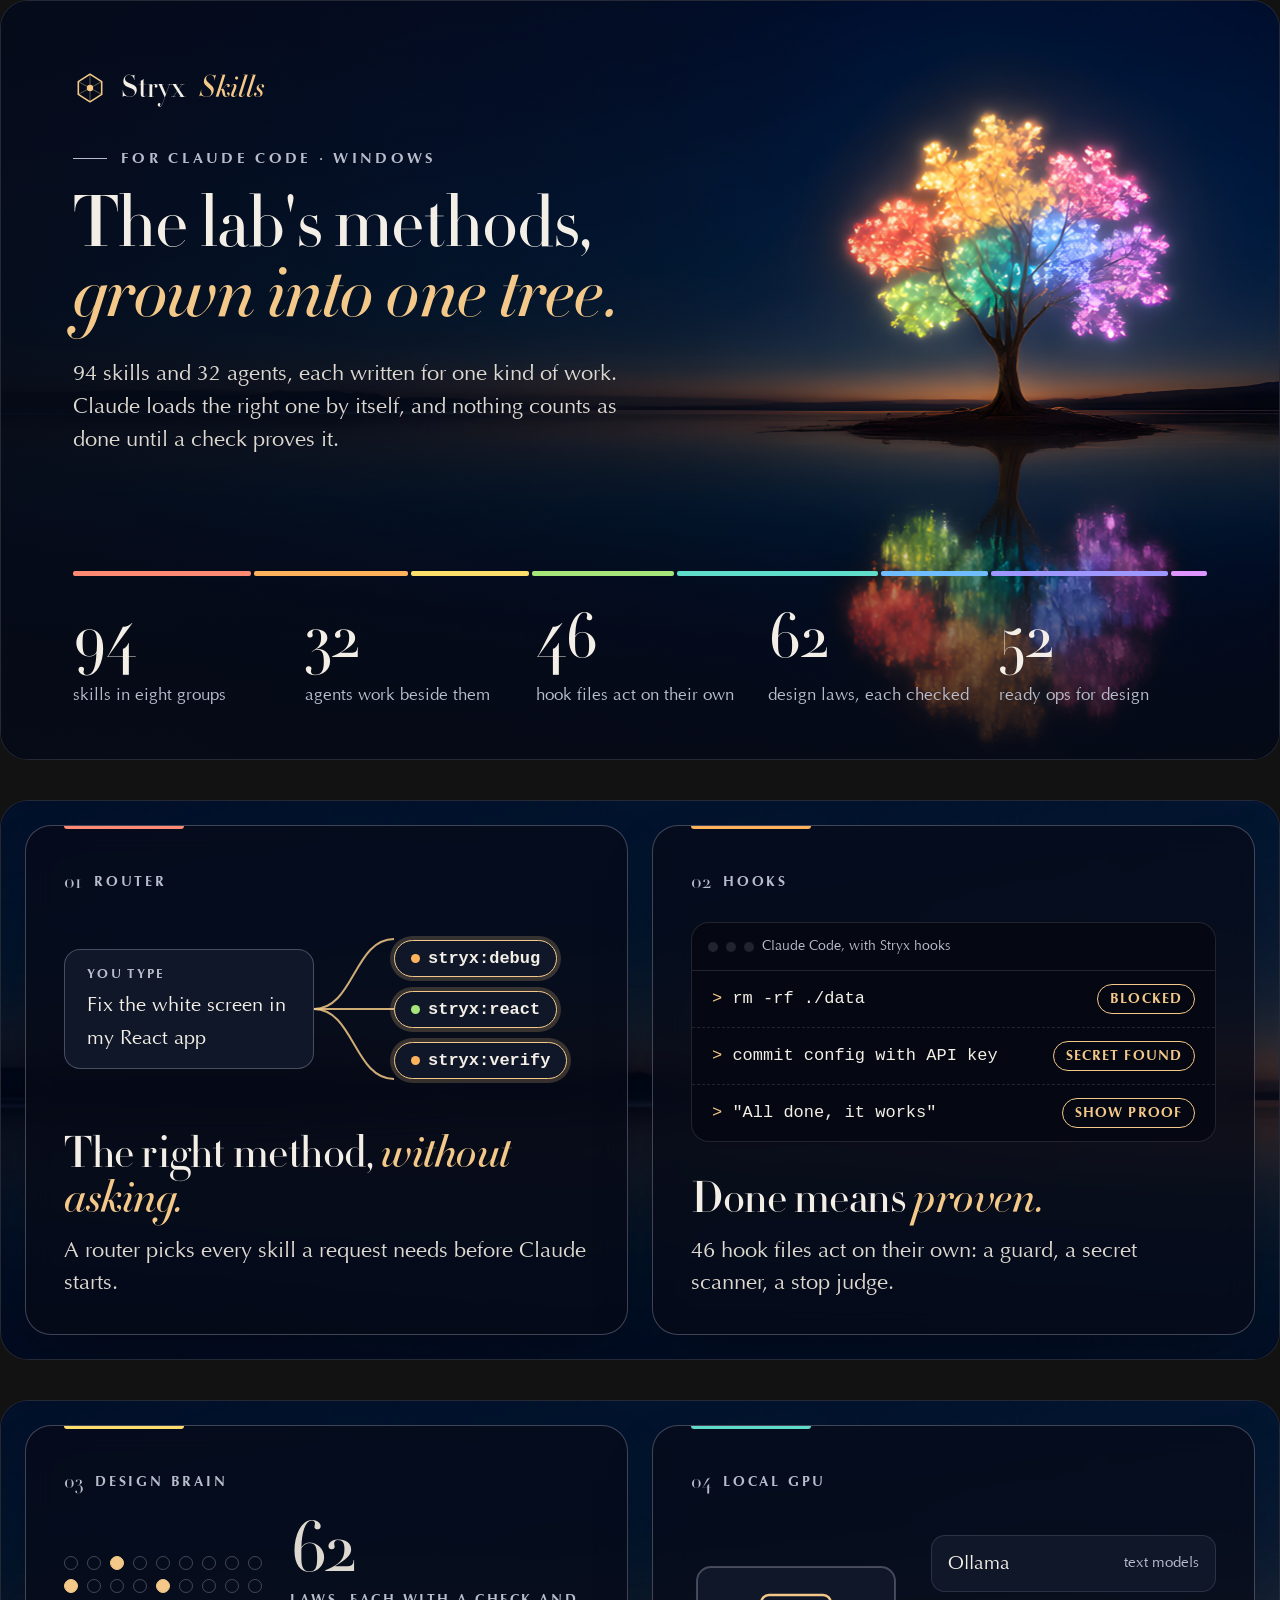
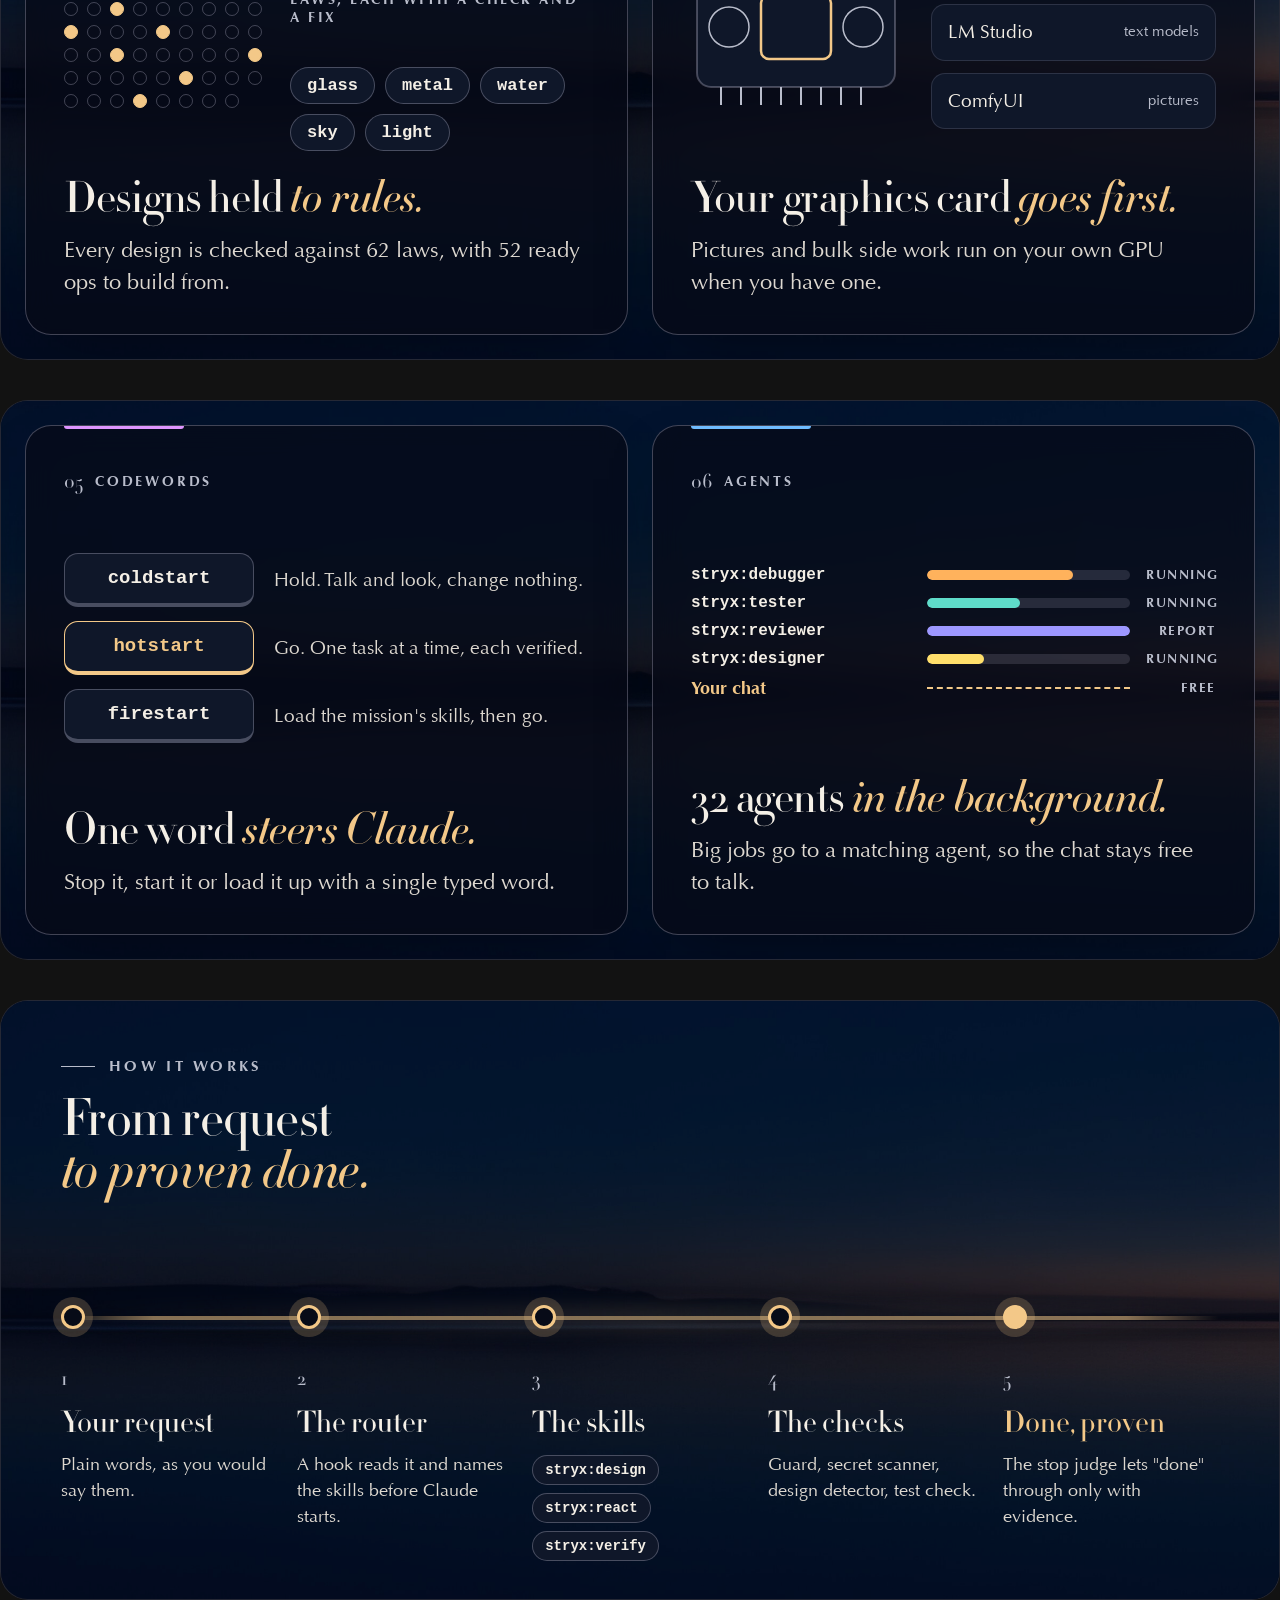
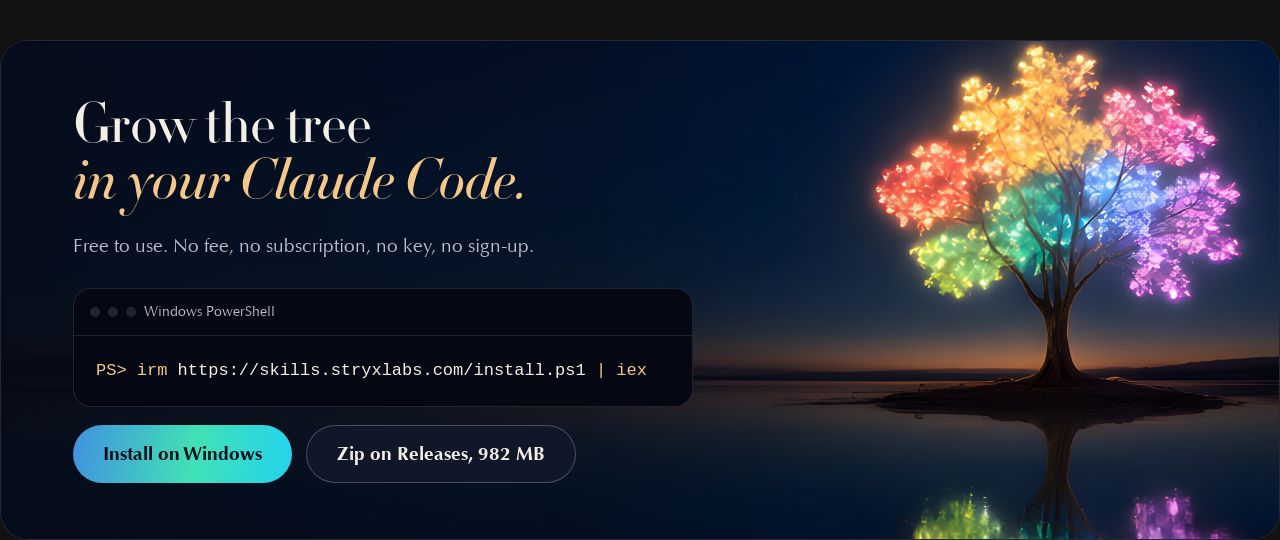
<file: docs/assets/readme/src/art.template.html>
<!doctype html>
<!-- Source of the README images. Built by build.py (injects the site's tree), rendered by render.cjs.
     Direction: "Evening lake, one light". Every colour comes from the token blocks in ../../site.css.
     Detector waiver (skipped-heading): each section is rendered as its own image, never read as one page. -->
<html lang="en" class="dark">
<head>
<meta charset="utf-8">
<title>Stryx Skills README art</title>
<link rel="stylesheet" href="../../site.css">
<style>
  html, body { margin: 0; background: transparent; }
  .art { position: relative; width: 1280px; overflow: hidden; background: var(--color-ground); color: var(--color-ink);
    font-family: var(--font-text); isolation: isolate; }
  .art + .art { margin-top: 40px; }
  /* the lake sky: one cool wash from the top, one warm light low on the left */
  .art::before { content: ""; position: absolute; inset: 0; z-index: -1;
    background:
      radial-gradient(60% 70% at 78% 0%, var(--color-sky-top), transparent 70%),
      radial-gradient(42% 60% at 8% 100%, var(--color-sun-glow), transparent 72%),
      linear-gradient(180deg, var(--color-ground-2), var(--color-ground) 70%); }
  .art.frame { border-radius: 28px; border: 1px solid var(--color-line); }

  /* ---------- GPU paintings as backgrounds (paint/*.jpg, made with brain make art) ---------- */
  .bg { position: absolute; inset: 0; z-index: -1; background: var(--paint) var(--pos, center) / cover no-repeat; }
  .bg::after { content: ""; position: absolute; inset: 0; background: var(--scrim); }
  .dark .bg { --scrim: linear-gradient(90deg, color-mix(in oklab, var(--color-ground) 82%, transparent) 0%,
      color-mix(in oklab, var(--color-ground) 50%, transparent) 46%, transparent 72%); }
  /* light: the same painting, washed in the paper tone so dark text reads on it */
  .bg { --scrim: linear-gradient(90deg, color-mix(in oklab, var(--color-ground) 97%, transparent) 0%,
      color-mix(in oklab, var(--color-ground) 90%, transparent) 50%, color-mix(in oklab, var(--color-ground) 45%, transparent) 100%); }
  .bg.even { --scrim: color-mix(in oklab, var(--color-ground) 93%, transparent); }
  .dark .bg.even { --scrim: color-mix(in oklab, var(--color-ground) 35%, transparent); }
  .hero-bg { --pos: center; }
  .dark .hero-bg { --scrim: linear-gradient(90deg, color-mix(in oklab, var(--color-ground) 80%, transparent) 0%, color-mix(in oklab, var(--color-ground) 35%, transparent) 50%, transparent 70%),
      linear-gradient(0deg, color-mix(in oklab, var(--color-ground) 88%, transparent) 0%, transparent 34%); }
  .hero-bg { --scrim: linear-gradient(90deg, color-mix(in oklab, var(--color-ground) 97%, transparent) 0%, color-mix(in oklab, var(--color-ground) 88%, transparent) 52%, color-mix(in oklab, var(--color-ground) 42%, transparent) 100%),
      linear-gradient(0deg, color-mix(in oklab, var(--color-ground) 97%, transparent) 0%, color-mix(in oklab, var(--color-ground) 80%, transparent) 30%, transparent 48%); }
  .card { backdrop-filter: blur(14px) saturate(1.1); }
  .mono { font-family: var(--font-mono); }
  .amber { color: var(--color-sun); }
  .k { font: 700 15px/1.3 var(--font-text); letter-spacing: 0.22em; text-transform: uppercase; color: var(--color-ink-mute);
    display: flex; align-items: center; gap: 14px; }
  .k::before { content: ""; width: 34px; height: 1px; background: currentColor; }

  /* ---------- hero ---------- */
  #hero { height: 760px; }
  #hero .left { position: absolute; left: 72px; top: 70px; width: 820px; }
  #hero .brand { display: flex; align-items: center; gap: 14px; font: 500 30px/1 var(--font-display); margin-bottom: 44px; }
  #hero .brand svg { width: 34px; height: 34px; color: var(--color-sun); }
  #hero .brand em { color: var(--color-sun); }
  #hero h1 { font: 500 72px/0.98 var(--font-display); letter-spacing: -0.012em; margin: 20px 0 26px; }
  #hero h1 em { display: block; color: var(--color-sun); }
  #hero .lead { font-size: 22px; line-height: 1.5; color: var(--color-ink-soft); max-width: 27em; }
  #hero .tree-box { position: absolute; right: 10px; top: 40px; width: 470px; }
  #hero .tree { width: 100%; height: auto; }
  #hero .foot { position: absolute; left: 72px; right: 72px; bottom: 50px; }
  #hero .spectrum { margin: 0 0 30px; height: 5px; }
  #hero .stats dd { font-size: 64px; }
  #hero .stats dt { font-size: 17px; white-space: nowrap; }
  #hero .stats div { justify-content: flex-start; }

  /* ---------- feature pairs ---------- */
  .pair { height: 560px; display: grid; grid-template-columns: 1fr 1fr; gap: 24px; padding: 24px; }
  .card { position: relative; border-radius: 26px; background: var(--color-glass); border: 1px solid var(--color-line-strong);
    box-shadow: 0 24px 60px -30px var(--color-shadow); padding: 34px 38px 36px; display: flex; flex-direction: column; overflow: hidden; }
  .card::after { content: ""; position: absolute; left: 38px; top: 0; width: 120px; height: 3px; border-radius: 0 0 3px 3px; background: var(--band); }
  .card .num { font: 500 20px/1 var(--font-display); color: var(--color-ink-mute); display: flex; gap: 12px; align-items: center; }
  .card .num b { font-weight: 700; font-family: var(--font-text); font-size: 14px; letter-spacing: 0.2em; text-transform: uppercase; }
  .card .vis { flex: 1; display: grid; place-items: center; margin: 14px 0 18px; }
  .card h3 { font: 500 44px/1.04 var(--font-display); letter-spacing: -0.01em; }
  .card h3 em { color: var(--color-sun); }
  .card p { margin-top: 12px; font-size: 22px; line-height: 1.45; color: var(--color-ink-soft); }

  .chip { display: inline-flex; align-items: center; gap: 8px; padding: 9px 16px; border-radius: 999px; font: 600 17px/1 var(--font-mono);
    border: 1px solid var(--color-line-strong); background: var(--color-surface); color: var(--color-ink); white-space: nowrap; }
  .chip i { width: 9px; height: 9px; border-radius: 50%; background: var(--band, var(--color-sun)); }
  .chip.lit { border-color: var(--color-sun); box-shadow: 0 0 0 4px var(--color-sun-glow); }
  .ask { padding: 14px 22px; border-radius: 16px; background: var(--color-surface); border: 1px solid var(--color-line-strong);
    font-size: 20px; color: var(--color-ink); }
  .ask small { display: block; font-size: 13px; letter-spacing: 0.18em; text-transform: uppercase; color: var(--color-ink-mute); margin-bottom: 4px; font-weight: 700; }

  /* router motif */
  .router { width: 100%; display: grid; grid-template-columns: 250px 80px 1fr; align-items: center; }
  .router svg { width: 80px; height: 190px; }
  .router .fan { stroke: var(--color-sun); stroke-width: 2; fill: none; opacity: 0.85; }
  .router .outs { display: grid; gap: 14px; justify-items: start; }

  /* console motif */
  .con { width: 100%; border-radius: 18px; background: var(--color-console); border: 1px solid var(--color-console-line); overflow: hidden; }
  .con .bar { display: flex; gap: 8px; padding: 12px 16px; border-bottom: 1px solid var(--color-console-line); align-items: center;
    color: var(--color-console-mute); font-size: 14px; }
  .con .bar i { width: 10px; height: 10px; border-radius: 50%; background: var(--color-console-line); }
  .con .row { display: grid; grid-template-columns: 1fr auto; gap: 16px; align-items: center; padding: 13px 20px;
    font: 500 17px/1.3 var(--font-mono); color: var(--color-console-ink); }
  .con .row + .row { border-top: 1px dashed var(--color-console-line); }
  .con .ps { color: var(--color-console-prompt); }
  .con .verdict { font: 700 14px/1 var(--font-text); letter-spacing: 0.08em; text-transform: uppercase; color: var(--color-console-prompt);
    padding: 7px 12px; border-radius: 999px; border: 1px solid var(--color-console-prompt); }

  /* laws motif */
  .laws { display: grid; grid-template-columns: auto 1fr; gap: 28px; align-items: center; width: 100%; }
  .dots { display: grid; grid-template-columns: repeat(9, 14px); gap: 9px; }
  .dots span { width: 14px; height: 14px; border-radius: 50%; border: 1.5px solid var(--color-line-strong); }
  .dots span.on { background: var(--color-sun); border-color: var(--color-sun); }
  .ops { display: flex; flex-wrap: wrap; gap: 10px; }
  .card .big { margin: 0; font: 500 72px/1 var(--font-display); }
  .big small { display: block; font: 700 14px/1.3 var(--font-text); letter-spacing: 0.18em; text-transform: uppercase; color: var(--color-ink-mute); margin-top: 6px; }

  /* gpu motif */
  .gpu { display: grid; grid-template-columns: 210px 1fr; gap: 30px; align-items: center; width: 100%; }
  .gpu svg { width: 210px; height: 170px; }
  .gpu .board { fill: var(--color-surface); stroke: var(--color-line-strong); stroke-width: 2; }
  .gpu .die { fill: none; stroke: var(--color-sun); stroke-width: 2.5; }
  .gpu .pin { stroke: var(--color-ink-mute); stroke-width: 2; }
  .gpu .fanb { fill: none; stroke: var(--color-ink-mute); stroke-width: 1.5; }
  .gpu ul { list-style: none; margin: 0; padding: 0; display: grid; gap: 12px; }
  .gpu li { display: flex; justify-content: space-between; gap: 14px; align-items: center; padding: 12px 16px; border-radius: 14px;
    background: var(--color-surface); border: 1px solid var(--color-line); font-size: 19px; }
  .gpu li span { font-size: 15px; color: var(--color-ink-mute); }

  /* codeword motif */
  .keys { display: grid; gap: 14px; width: 100%; }
  .key { display: grid; grid-template-columns: 190px 1fr; gap: 20px; align-items: center; }
  .key kbd { font: 700 19px/1 var(--font-mono); text-align: center; padding: 15px 0; border-radius: 14px; background: var(--color-surface);
    border: 1px solid var(--color-line-strong); border-bottom-width: 4px; color: var(--color-ink); }
  .key kbd.lit { border-color: var(--color-sun); color: var(--color-sun); }
  .key span { font-size: 19px; color: var(--color-ink-soft); }

  /* lanes motif */
  .lanes { display: grid; gap: 12px; width: 100%; }
  .lane { display: grid; grid-template-columns: 220px 1fr 70px; gap: 16px; align-items: center; font: 600 16px/1 var(--font-mono); }
  .lane .track { height: 10px; border-radius: 99px; background: var(--color-line); overflow: hidden; }
  .lane .track b { display: block; height: 100%; border-radius: 99px; background: var(--band); }
  .lane em { font: 700 13px/1 var(--font-text); font-style: normal; letter-spacing: 0.12em; text-transform: uppercase; color: var(--color-ink-mute); text-align: right; }
  .lane.you { font-family: var(--font-text); font-size: 18px; color: var(--color-sun); }

  /* ---------- flow ---------- */
  #flow { height: 600px; padding: 56px 60px; }
  #flow h2 { font: 500 52px/1 var(--font-display); }
  #flow h2 em { color: var(--color-sun); }
  #flow .river { position: absolute; left: 60px; right: 60px; top: 315px; height: 4px; border-radius: 4px;
    background: linear-gradient(90deg, transparent, var(--color-sun) 8%, var(--color-sun) 92%, transparent); opacity: 0.55; }
  #flow .river::after { content: ""; position: absolute; inset: -12px 0; background: linear-gradient(90deg, transparent, var(--color-sun-glow), transparent); filter: blur(8px); }
  #flow .steps { position: absolute; left: 60px; right: 60px; top: 200px; display: grid; grid-template-columns: repeat(5, 1fr); gap: 20px; }
  .step { display: flex; flex-direction: column; gap: 12px; }
  .step .n { font: 500 20px/1 var(--font-display); color: var(--color-ink-mute); height: 26px; }
  .step .node { position: relative; height: 0; margin: 100px 0 40px; }
  .step .node::before { content: ""; position: absolute; left: 0; top: -12px; width: 24px; height: 24px; border-radius: 50%;
    background: var(--color-ground); border: 3px solid var(--color-sun); box-shadow: 0 0 0 8px var(--color-sun-glow); }
  .step.end .node::before { background: var(--color-sun); }
  .step .top { position: absolute; top: 40px; left: 0; right: 0; }
  .step h3 { font: 500 30px/1.05 var(--font-display); }
  .step p { font-size: 18px; line-height: 1.45; color: var(--color-ink-soft); }
  .step .chips { display: flex; flex-wrap: wrap; gap: 8px; margin-top: 4px; }
  .step .chip { font-size: 14px; padding: 7px 12px; }

  /* ---------- closing ---------- */
  #closing { height: 500px; padding: 60px 72px; display: grid; grid-template-columns: 640px; gap: 26px; align-content: center; }
  #closing .con { width: 620px; }
  #closing h2 { font: 500 56px/1 var(--font-display); letter-spacing: -0.01em; }
  #closing h2 em { display: block; color: var(--color-sun); }
  #closing .fine2 { margin-top: 22px; font-size: 19px; white-space: nowrap; color: var(--color-ink-mute); }
  #closing .con .row { font-size: 17px; padding: 24px 22px; white-space: nowrap; }
  #closing .btns { display: flex; gap: 14px; margin-top: 18px; }
  .pill { display: inline-flex; align-items: center; height: 58px; padding: 0 30px; border-radius: 999px; font: 700 19px/1 var(--font-text); }
  .pill.brand { background: var(--gradient-brand); color: var(--color-on-brand); }
  .pill.ghost { border: 1px solid var(--color-line-strong); color: var(--color-ink); background: var(--color-surface); }
</style>
</head>
<body>

<!-- 1. HERO -->
<section class="art frame" id="hero">
  <div class="left">
    <div class="brand"><svg viewBox="0 0 64 64" aria-hidden="true"><g fill="none" stroke="currentColor" stroke-width="3" stroke-linejoin="round"><polygon points="32,6 54,20 54,44 32,58 10,44 10,20"/><path d="M32 6V58M10 20L54 44M54 20L10 44" stroke-width="1.4" opacity=".55"/></g><circle cx="32" cy="32" r="6" fill="currentColor"/></svg>Stryx <em>Skills</em></div>
    <p class="k">For Claude Code · Windows</p>
    <h1>The lab's methods, <em>grown into one tree.</em></h1>
    <p class="lead">94 skills and 32 agents, each written for one kind of work. Claude loads the right one by itself, and nothing counts as done until a check proves it.</p>
  </div>
  <div class="bg hero-bg" style="--paint:url(paint/hero.jpg)"></div>
  <div class="foot">
    <div class="spectrum"><span style="--band:var(--g0);flex:15"></span><span style="--band:var(--g1);flex:13"></span><span style="--band:var(--g2);flex:10"></span><span style="--band:var(--g3);flex:12"></span><span style="--band:var(--g4);flex:17"></span><span style="--band:var(--g5);flex:9"></span><span style="--band:var(--g6);flex:15"></span><span style="--band:var(--g7);flex:3"></span></div>
    <dl class="stats">
      <div><dt>skills in eight groups</dt><dd>94</dd></div>
      <div><dt>agents work beside them</dt><dd>32</dd></div>
      <div><dt>hook files act on their own</dt><dd>46</dd></div>
      <div><dt>design laws, each checked</dt><dd>62</dd></div>
      <div><dt>ready ops for design</dt><dd>52</dd></div>
    </dl>
  </div>
</section>

<!-- 2. FEATURES: router + proof -->
<section class="art frame pair" id="features-1">
  <div class="bg even" style="--paint:url(paint/lake.jpg)"></div>
  <article class="card" style="--band:var(--g0)">
    <p class="num">01 <b>Router</b></p>
    <div class="vis">
      <div class="router">
        <div class="ask"><small>You type</small>Fix the white screen in my React app</div>
        <svg viewBox="0 0 80 190" preserveAspectRatio="none" aria-hidden="true"><path class="fan" d="M0 95 C40 95 40 25 80 25"/><path class="fan" d="M0 95 H80"/><path class="fan" d="M0 95 C40 95 40 165 80 165"/></svg>
        <div class="outs"><span class="chip lit" style="--band:var(--g1)"><i></i>stryx:debug</span><span class="chip lit" style="--band:var(--g3)"><i></i>stryx:react</span><span class="chip lit" style="--band:var(--g1)"><i></i>stryx:verify</span></div>
      </div>
    </div>
    <h3>The right method, <em>without asking.</em></h3>
    <p>A router picks every skill a request needs before Claude starts.</p>
  </article>
  <article class="card" style="--band:var(--g1)">
    <p class="num">02 <b>Hooks</b></p>
    <div class="vis">
      <div class="con">
        <div class="bar"><i></i><i></i><i></i><span>Claude Code, with Stryx hooks</span></div>
        <div class="row"><span><span class="ps">&gt;</span> rm -rf ./data</span><span class="verdict">Blocked</span></div>
        <div class="row"><span><span class="ps">&gt;</span> commit config with API key</span><span class="verdict">Secret found</span></div>
        <div class="row"><span><span class="ps">&gt;</span> "All done, it works"</span><span class="verdict">Show proof</span></div>
      </div>
    </div>
    <h3>Done means <em>proven.</em></h3>
    <p>46 hook files act on their own: a guard, a secret scanner, a stop judge.</p>
  </article>
</section>

<!-- 3. FEATURES: design brain + local GPU -->
<section class="art frame pair" id="features-2">
  <div class="bg even" style="--paint:url(paint/lake.jpg);--pos:center 30%"></div>
  <article class="card" style="--band:var(--g2)">
    <p class="num">03 <b>Design brain</b></p>
    <div class="vis">
      <div class="laws">
        <div class="dots" id="lawdots"></div>
        <div>
          <p class="big">62<small>laws, each with a check and a fix</small></p>
          <div class="ops" style="margin-top:18px"><span class="chip">glass</span><span class="chip">metal</span><span class="chip">water</span><span class="chip">sky</span><span class="chip">light</span></div>
        </div>
      </div>
    </div>
    <h3>Designs held <em>to rules.</em></h3>
    <p>Every design is checked against 62 laws, with 52 ready ops to build from.</p>
  </article>
  <article class="card" style="--band:var(--g4)">
    <p class="num">04 <b>Local GPU</b></p>
    <div class="vis">
      <div class="gpu">
        <svg viewBox="0 0 210 170" aria-hidden="true">
          <rect class="board" x="6" y="20" width="198" height="120" rx="14"/>
          <rect class="die" x="70" y="48" width="70" height="64" rx="8"/>
          <circle class="fanb" cx="38" cy="80" r="20"/><circle class="fanb" cx="172" cy="80" r="20"/>
          <path class="pin" d="M30 140v18M50 140v18M70 140v18M90 140v18M110 140v18M130 140v18M150 140v18M170 140v18"/>
        </svg>
        <ul><li>Ollama <span>text models</span></li><li>LM Studio <span>text models</span></li><li>ComfyUI <span>pictures</span></li></ul>
      </div>
    </div>
    <h3>Your graphics card <em>goes first.</em></h3>
    <p>Pictures and bulk side work run on your own GPU when you have one.</p>
  </article>
</section>

<!-- 4. FEATURES: codewords + agents -->
<section class="art frame pair" id="features-3">
  <div class="bg even" style="--paint:url(paint/lake.jpg);--pos:center 70%"></div>
  <article class="card" style="--band:var(--g7)">
    <p class="num">05 <b>Codewords</b></p>
    <div class="vis">
      <div class="keys">
        <div class="key"><kbd>coldstart</kbd><span>Hold. Talk and look, change nothing.</span></div>
        <div class="key"><kbd class="lit">hotstart</kbd><span>Go. One task at a time, each verified.</span></div>
        <div class="key"><kbd>firestart</kbd><span>Load the mission's skills, then go.</span></div>
      </div>
    </div>
    <h3>One word <em>steers Claude.</em></h3>
    <p>Stop it, start it or load it up with a single typed word.</p>
  </article>
  <article class="card" style="--band:var(--g5)">
    <p class="num">06 <b>Agents</b></p>
    <div class="vis">
      <div class="lanes">
        <div class="lane" style="--band:var(--g1)">stryx:debugger<span class="track"><b style="width:72%"></b></span><em>running</em></div>
        <div class="lane" style="--band:var(--g4)">stryx:tester<span class="track"><b style="width:46%"></b></span><em>running</em></div>
        <div class="lane" style="--band:var(--g6)">stryx:reviewer<span class="track"><b style="width:100%"></b></span><em>report</em></div>
        <div class="lane" style="--band:var(--g2)">stryx:designer<span class="track"><b style="width:28%"></b></span><em>running</em></div>
        <div class="lane you">Your chat<span class="track" style="background:none;border-top:2px dashed var(--color-sun);height:0;border-radius:0"></span><em class="amber">free</em></div>
      </div>
    </div>
    <h3>32 agents <em>in the background.</em></h3>
    <p>Big jobs go to a matching agent, so the chat stays free to talk.</p>
  </article>
</section>

<!-- 5. FLOW -->
<section class="art frame" id="flow">
  <div class="bg even flow-bg" style="--paint:url(paint/lake.jpg)"></div>
  <p class="k">How it works</p>
  <h2 style="margin-top:16px">From request <em>to proven done.</em></h2>
  <div class="river"></div>
  <div class="steps">
    <div class="step"><div class="node"></div><p class="n">1</p><h3>Your request</h3><p>Plain words, as you would say them.</p></div>
    <div class="step"><div class="node"></div><p class="n">2</p><h3>The router</h3><p>A hook reads it and names the skills before Claude starts.</p></div>
    <div class="step"><div class="node"></div><p class="n">3</p><h3>The skills</h3><div class="chips"><span class="chip">stryx:design</span><span class="chip">stryx:react</span><span class="chip">stryx:verify</span></div></div>
    <div class="step"><div class="node"></div><p class="n">4</p><h3>The checks</h3><p>Guard, secret scanner, design detector, test check.</p></div>
    <div class="step end"><div class="node"></div><p class="n">5</p><h3 class="amber">Done, proven</h3><p>The stop judge lets "done" through only with evidence.</p></div>
  </div>
</section>

<!-- 6. CLOSING -->
<section class="art frame" id="closing">
  <div class="bg" style="--paint:url(paint/closing.jpg)"></div>
  <div>
    <h2>Grow the tree <em>in your Claude Code.</em></h2>
    <p class="fine2">Free to use. No fee, no subscription, no key, no sign-up.</p>
  </div>
  <div>
    <div class="con">
      <div class="bar"><i></i><i></i><i></i><span>Windows PowerShell</span></div>
      <div class="row"><span><span class="ps">PS&gt;</span> <span class="ps">irm</span> https://skills.stryxlabs.com/install.ps1 <span class="ps">| iex</span></span></div>
    </div>
    <div class="btns"><span class="pill brand">Install on Windows</span><span class="pill ghost">Zip on Releases, 982 MB</span></div>
  </div>
</section>

<script>
  // 62 law dots, a few lit: decoration only.
  const d = document.getElementById('lawdots');
  const lit = new Set([2, 9, 13, 20, 27, 31, 38, 44, 50, 57]);
  for (let i = 0; i < 63; i++) { if (i === 62) break; const s = document.createElement('span'); if (lit.has(i)) s.className = 'on'; d.appendChild(s); }
  const t = new URLSearchParams(location.search).get('theme');
  if (t) document.documentElement.className = t === 'dark' ? 'dark' : '';
</script>
</body>
</html>
</file>
<file: docs/assets/site.css>
/* Stryx Skills, project page. Direction: "Evening lake, one light".
   Literal colours live only in the two token blocks below. */
@font-face { font-family: "Didot Glass"; src: url("fonts/didot-m42.woff2") format("woff2"); font-weight: 500; font-style: normal; font-display: swap; }
@font-face { font-family: "Didot Glass"; src: url("fonts/didot-m42-italic.woff2") format("woff2"); font-weight: 500; font-style: italic; font-display: swap; }
@font-face { font-family: "Didot Text"; src: url("fonts/didot-m16.woff2") format("woff2"); font-weight: 500; font-style: normal; font-display: swap; }
@font-face { font-family: "Optima Glass"; src: url("fonts/optima.woff2") format("woff2"); font-weight: 400; font-style: normal; font-display: swap; }
@font-face { font-family: "Optima Glass"; src: url("fonts/optima-italic.woff2") format("woff2"); font-weight: 400; font-style: italic; font-display: swap; }
@font-face { font-family: "Optima Glass"; src: url("fonts/optima-bold.woff2") format("woff2"); font-weight: 700; font-style: normal; font-display: swap; }

:root {
  color-scheme: light;
  --font-display: "Didot Glass", "Bodoni MT", Didot, Georgia, serif;
  --font-head: "Didot Text", "Didot Glass", Georgia, serif;
  --font-text: "Optima Glass", Optima, Candara, "Segoe UI", sans-serif;
  --font-mono: ui-monospace, "Cascadia Mono", Consolas, monospace;

  /* light: the same lake at dusk, on warm paper */
  --color-ground: #f4efe6;
  --color-ground-2: #ebe3d4;
  --color-surface: #fbf8f2;
  --color-glass: rgb(251 248 242 / 0.78);
  --color-line: rgb(20 26 46 / 0.13);
  --color-line-strong: rgb(20 26 46 / 0.24);
  --color-ink: #141a2e;
  --color-ink-soft: #343a4f;
  --color-ink-mute: #575d70;
  --color-sun: #8a4f0e;
  --color-sun-glow: rgb(230 166 95 / 0.30);
  --color-sky-top: rgb(111 188 255 / 0.18);
  --color-focus: #8a4f0e;
  --color-trunk: #5d4e40;
  --color-shadow: rgb(20 26 46 / 0.14);
  --color-console: #0d1426;
  --color-console-ink: #f4efe6;
  --color-console-mute: #b9bdcb;
  --color-console-line: rgb(236 232 255 / 0.14);
  --color-console-prompt: #f3c888;
  --color-on-brand: #0a0e1a;
  --g0: #c2412b; --g1: #b25e05; --g2: #8a7200; --g3: #3f7f1a; --g4: #0b7f71; --g5: #2566b4; --g6: #574fd1; --g7: #9238bd;
  --gradient-brand: linear-gradient(100deg, #4191E1 0%, #41E1B5 55%, #22D3EE 100%);

  --s-1: 4px; --s-2: 8px; --s-3: 12px; --s-4: 16px; --s-5: 24px; --s-6: 32px; --s-7: 48px; --s-8: 64px; --s-9: 96px; --s-10: 128px;
  --r-1: 10px; --r-2: 16px; --r-3: 22px; --r-pill: 999px;
  --ease-premium: cubic-bezier(0.16, 1, 0.3, 1);
  --duration-fast: 150ms; --duration-normal: 200ms; --duration-slow: 300ms;
  --nav-h: 64px;
}
.dark {
  color-scheme: dark;
  /* dark: the lake at night, as on skills.stryxlabs.com */
  --color-ground: #070b17;
  --color-ground-2: #0d1426;
  --color-surface: #0f1729;
  --color-glass: rgb(7 11 23 / 0.72);
  --color-line: rgb(236 232 255 / 0.13);
  --color-line-strong: rgb(236 232 255 / 0.26);
  --color-ink: #f4efe6;
  --color-ink-soft: #ddd8d0;
  --color-ink-mute: #b9bdcb;
  --color-sun: #f3c888;
  --color-sun-glow: rgb(243 200 136 / 0.20);
  --color-sky-top: rgb(65 110 200 / 0.30);
  --color-focus: #ffe2b0;
  --color-trunk: #8b7a66;
  --color-shadow: rgb(0 0 0 / 0.5);
  --color-console: #050812;
  --color-console-line: rgb(236 232 255 / 0.12);
  --g0: #ff8a73; --g1: #ffb25c; --g2: #ffdf6b; --g3: #a6e57a; --g4: #5fdcca; --g5: #6fbcff; --g6: #9d97ff; --g7: #de95ff;
}

*, *::before, *::after { box-sizing: border-box; }
html { scroll-behavior: smooth; scroll-padding-top: calc(var(--nav-h) + var(--s-4)); -webkit-text-size-adjust: 100%; }
body {
  margin: 0; background: var(--color-ground); color: var(--color-ink);
  font: 400 17px/1.62 var(--font-text); -webkit-font-smoothing: antialiased; text-rendering: optimizeLegibility;
  -webkit-tap-highlight-color: transparent;
}
img, svg { display: block; max-width: 100%; }
a { color: inherit; text-underline-offset: 3px; text-decoration-thickness: 1px; }
a:hover { text-decoration-color: var(--color-sun); }
code { font-family: var(--font-mono); font-size: 0.86em; }
h1, h2, h3 { margin: 0; font-weight: 500; }
p { margin: 0; }
em { font-style: italic; }
:focus-visible { outline: 2px solid var(--color-focus); outline-offset: 3px; border-radius: 6px; }
main:focus { outline: none; }
.visually-hidden { position: absolute; width: 1px; height: 1px; overflow: hidden; clip: rect(0 0 0 0); white-space: nowrap; }
.wrap { width: 100%; max-width: 1200px; margin-inline: auto; padding-inline: clamp(20px, 5vw, 48px); }

.skip { position: absolute; left: var(--s-4); top: -60px; z-index: 50; padding: var(--s-2) var(--s-4); border-radius: var(--r-1);
  background: var(--color-ink); color: var(--color-ground); transition: transform var(--duration-normal) var(--ease-premium); }
.skip:focus { transform: translateY(76px); }

/* ---------- type ---------- */
.kicker { font: 700 12.5px/1.3 var(--font-text); letter-spacing: 0.2em; text-transform: uppercase; color: var(--color-ink-mute);
  display: flex; align-items: center; gap: var(--s-3); }
.kicker::before { content: ""; width: 28px; height: 1px; background: currentColor; }
.display { font-family: var(--font-display); font-size: clamp(44px, 6.4vw, 92px); line-height: 0.98; letter-spacing: -0.012em; }
.display em, h2 em { color: var(--color-sun); display: block; }
h2 { font-family: var(--font-display); font-size: clamp(36px, 4.4vw, 60px); line-height: 1.02; letter-spacing: -0.01em; }
h3 { font-family: var(--font-head); font-size: 23px; line-height: 1.2; }
.lead { font-size: clamp(18px, 1.5vw, 20px); color: var(--color-ink-soft); max-width: 36em; }
.section-lead { color: var(--color-ink-soft); max-width: 34em; }
.fine { font-size: 14.5px; color: var(--color-ink-mute); }

/* ---------- buttons ---------- */
.btn { display: inline-flex; align-items: center; justify-content: center; gap: var(--s-2); min-height: 48px; padding: 0 var(--s-5);
  border-radius: var(--r-pill); font: 700 16px/1 var(--font-text); letter-spacing: 0.01em; text-decoration: none; border: 1px solid transparent;
  transition: transform var(--duration-fast) var(--ease-premium), opacity var(--duration-fast) var(--ease-premium), background-color var(--duration-normal) var(--ease-premium), border-color var(--duration-normal) var(--ease-premium); }
.btn:active { transform: scale(0.97); }
.btn-brand { background: var(--gradient-brand); color: var(--color-on-brand); box-shadow: 0 10px 30px -12px var(--color-shadow); }
.btn-brand:hover { transform: translateY(-2px); text-decoration: none; }
.btn-ghost { border-color: var(--color-line-strong); color: var(--color-ink); background: transparent; }
.btn-ghost:hover { border-color: var(--color-ink); text-decoration: none; }
.btn-sm { min-height: 40px; padding: 0 var(--s-4); font-size: 14.5px; }
.btn-xl { min-height: 60px; padding: 0 var(--s-7); font-size: 18px; }

/* ---------- top nav ---------- */
.topnav { position: sticky; top: 0; z-index: 40; height: var(--nav-h); background: var(--color-glass);
  -webkit-backdrop-filter: blur(14px) saturate(1.2); backdrop-filter: blur(14px) saturate(1.2); border-bottom: 1px solid var(--color-line); }
.topnav-in { height: 100%; display: flex; align-items: center; gap: var(--s-5); }
.brand { display: flex; align-items: center; gap: var(--s-3); text-decoration: none; font: 500 22px/1 var(--font-display); }
.brand em { color: var(--color-sun); }
.mark { width: 26px; height: 26px; color: var(--g0); }
.topnav nav { margin-left: auto; }
.navlinks { display: flex; gap: var(--s-5); list-style: none; margin: 0; padding: 0; font-size: 15px; }
.navlinks a { text-decoration: none; color: var(--color-ink-soft); transition: color var(--duration-normal) var(--ease-premium); }
.navlinks a:hover { color: var(--color-ink); }
.nav-actions { display: flex; align-items: center; gap: var(--s-3); }
.icon-btn { width: 40px; height: 40px; border-radius: 50%; border: 1px solid var(--color-line-strong); background: transparent; color: var(--color-ink);
  display: grid; place-items: center; cursor: pointer; transition: border-color var(--duration-normal) var(--ease-premium), transform var(--duration-fast) var(--ease-premium); }
.icon-btn:hover { border-color: var(--color-ink); }
.icon-btn:active { transform: scale(0.94); }
.icon-btn svg { width: 19px; height: 19px; fill: none; stroke: currentColor; stroke-width: 1.7; stroke-linecap: round; }
.i-moon { display: none; }
.dark .i-sun { display: none; }
.dark .i-moon { display: block; }

/* ---------- hero ---------- */
.hero { position: relative; overflow: clip; padding: clamp(56px, 9vw, 120px) 0 var(--s-8); isolation: isolate; }
.sky { position: absolute; inset: 0; z-index: -1; pointer-events: none;
  background:
    radial-gradient(60% 55% at 78% 108%, var(--color-sun-glow), transparent 70%),
    radial-gradient(70% 60% at 20% -10%, var(--color-sky-top), transparent 70%),
    linear-gradient(180deg, var(--color-ground-2), var(--color-ground) 70%); }
.hero-grid { display: grid; grid-template-columns: minmax(0, 7fr) minmax(0, 5fr); gap: clamp(32px, 4vw, 56px) clamp(32px, 5vw, 72px); align-items: end; }
.hero-title { grid-column: 1 / -1; display: grid; gap: var(--s-5); }
.hero-copy { display: grid; gap: var(--s-5); }
.cta-row { display: flex; flex-wrap: wrap; gap: var(--s-3); margin-top: var(--s-2); }

.console { border-radius: var(--r-3); background: var(--color-console); color: var(--color-console-ink); border: 1px solid var(--color-console-line);
  box-shadow: 0 30px 60px -30px var(--color-shadow), 0 1px 0 var(--color-console-line) inset; overflow: hidden; }
.console-bar { display: flex; align-items: center; gap: var(--s-3); padding: var(--s-3) var(--s-4); font-size: 13px; color: var(--color-console-mute);
  border-bottom: 1px solid var(--color-console-line); }
.dots { display: flex; gap: 6px; }
.dots i { width: 9px; height: 9px; border-radius: 50%; background: var(--color-console-line); }
.console-body { display: flex; align-items: flex-start; gap: var(--s-4); padding: var(--s-5) var(--s-4) var(--s-5) var(--s-5); }
.cmd { flex: 1; min-width: 0; font-size: 15px; line-height: 1.6; color: var(--color-console-ink); }
.url { white-space: nowrap; }
.ps, .kw { color: var(--color-console-prompt); }
.copy { flex: none; min-height: 36px; padding: 0 var(--s-4); border-radius: var(--r-pill); border: 1px solid var(--color-console-line);
  background: transparent; color: var(--color-console-ink); font: 700 13px/1 var(--font-text); cursor: pointer;
  transition: border-color var(--duration-normal) var(--ease-premium), transform var(--duration-fast) var(--ease-premium); }
.copy:hover { border-color: var(--color-console-prompt); }
.copy:active { transform: scale(0.95); }
.copy:focus-visible { outline-color: var(--color-console-prompt); }
.console-note { padding: 0 var(--s-5) var(--s-5); font-size: 14px; color: var(--color-console-mute); }

.spectrum { display: flex; gap: 3px; height: 4px; margin: clamp(56px, 7vw, 96px) 0 var(--s-6); }
.spectrum span { background: var(--band); border-radius: 2px; transform-origin: left center; }
.stats { display: grid; grid-template-columns: repeat(5, minmax(0, 1fr)); gap: var(--s-5); margin: 0; }
.stats div { display: flex; flex-direction: column-reverse; gap: var(--s-1); }
.stats dd { margin: 0; padding-bottom: 0.12em; font: 500 clamp(40px, 4.6vw, 64px)/1 var(--font-display); font-variant-numeric: lining-nums; }
.stats dt { font-size: 14.5px; color: var(--color-ink-mute); max-width: 14em; }

/* ---------- sections ---------- */
.section { padding: clamp(80px, 11vw, 150px) 0; border-top: 1px solid var(--color-line); }
.section-head { display: grid; gap: var(--s-4); align-content: start; }
.section-head.narrow { max-width: 760px; margin-bottom: clamp(40px, 6vw, 72px); }

.what-grid { display: grid; grid-template-columns: minmax(0, 5fr) minmax(0, 7fr); gap: clamp(40px, 6vw, 96px); }
.tenets { list-style: none; margin: 0; padding: 0; display: grid; grid-template-columns: repeat(2, minmax(0, 1fr)); column-gap: var(--s-7); }
.tenets li { display: grid; grid-template-columns: 40px minmax(0, 1fr); column-gap: var(--s-3); row-gap: var(--s-2); padding: var(--s-6) 0; border-top: 1px solid var(--color-line-strong); }
.tenets .num { grid-row: span 2; font: italic 500 22px/1.1 var(--font-display); color: var(--color-sun); }
.tenets p { color: var(--color-ink-soft); }

/* ---------- the tree ---------- */
.groups { background: linear-gradient(180deg, var(--color-ground), var(--color-ground-2)); }
.groups-grid { display: grid; grid-template-columns: minmax(0, 6fr) minmax(0, 5fr); gap: clamp(32px, 5vw, 80px); align-items: start; }
.tree-frame { position: sticky; top: calc(var(--nav-h) + var(--s-5)); margin: 0; display: grid; gap: var(--s-3); }
.tree { width: 100%; height: auto; overflow: visible; }
.trunk { fill: var(--color-trunk); }
.root { fill: none; stroke: var(--color-trunk); stroke-width: 3; stroke-linecap: round; }
.limb { fill: none; stroke: color-mix(in oklab, var(--band) 40%, var(--color-trunk)); stroke-width: 4.2; stroke-linecap: round; }
.leaf { fill: var(--band); transform-box: fill-box; transform-origin: center; }
.halo { opacity: 0.5; }
.dark .halo { opacity: 0.75; }
.branch { transform-box: view-box; transition: opacity var(--duration-slow) var(--ease-premium); }
.shore { stroke: var(--color-line-strong); stroke-width: 1; }
.ripple { stroke: var(--color-line); stroke-width: 1; }
.reflection { opacity: 0.32; }
.tree[data-active]:not([data-active=""]) .branch { opacity: 0.18; }
.tree[data-active="0"] .branch[data-g="0"], .tree[data-active="1"] .branch[data-g="1"], .tree[data-active="2"] .branch[data-g="2"],
.tree[data-active="3"] .branch[data-g="3"], .tree[data-active="4"] .branch[data-g="4"], .tree[data-active="5"] .branch[data-g="5"],
.tree[data-active="6"] .branch[data-g="6"], .tree[data-active="7"] .branch[data-g="7"] { opacity: 1; }
.tree-frame figcaption { display: flex; justify-content: space-between; align-items: center; gap: var(--s-4); font-size: 14px; color: var(--color-ink-mute); }
.pause { min-height: 36px; padding: 0 var(--s-4); border-radius: var(--r-pill); border: 1px solid var(--color-line-strong); background: transparent;
  color: var(--color-ink); font: 700 13px/1 var(--font-text); white-space: nowrap; cursor: pointer; transition: border-color var(--duration-normal) var(--ease-premium); }
.pause:hover { border-color: var(--color-ink); }

.ledger { list-style: none; margin: 0; padding: 0; }
.book { position: relative; display: grid; gap: var(--s-2); padding: var(--s-5) 0 var(--s-5) var(--s-5); border-top: 1px solid var(--color-line); }
.book::before { content: ""; position: absolute; left: 0; top: var(--s-5); bottom: var(--s-5); width: 3px; border-radius: 2px; background: var(--band);
  transform: scaleY(0.35); transform-origin: top; transition: transform var(--duration-slow) var(--ease-premium); }
.book.is-on::before, .book:hover::before { transform: scaleY(1); }
.book-kicker { font-size: 12.5px; letter-spacing: 0.16em; text-transform: uppercase; color: var(--color-ink-mute); font-weight: 700; }
.book-name { font-size: 26px; }
.book-btn { all: unset; cursor: pointer; display: flex; align-items: baseline; justify-content: space-between; gap: var(--s-4); width: 100%; font: inherit; }
.book-btn:focus-visible { outline: 2px solid var(--color-focus); outline-offset: 4px; border-radius: 6px; }
.book-count { font: italic 500 30px/1 var(--font-display); color: var(--band); }
.book-bar { display: block; height: 3px; border-radius: 2px; background: var(--color-line); position: relative; overflow: hidden; }
.book-bar::after { content: ""; position: absolute; inset: 0; background: var(--band); transform: scaleX(var(--share)); transform-origin: left; }
.book-desc { color: var(--color-ink-soft); font-size: 16px; }
.book-desc code { color: var(--color-ink); white-space: nowrap; }

/* ---------- hooks ---------- */
.turn { list-style: none; margin: 0; padding: 0; display: grid; grid-template-columns: repeat(4, minmax(0, 1fr)); gap: var(--s-5); counter-reset: m; }
.turn li { display: grid; gap: var(--s-2); align-content: start; padding-top: var(--s-5); position: relative; }
.turn li::before { content: ""; position: absolute; top: -6px; left: 0; width: 11px; height: 11px; border-radius: 50%; background: var(--color-ground); border: 2px solid var(--color-sun); }
.moment { font-size: 12.5px; letter-spacing: 0.16em; text-transform: uppercase; color: var(--color-sun); font-weight: 700; }
.turn p:last-child { color: var(--color-ink-soft); }
.turn-rail { order: -1; position: relative; height: 1px; background: var(--color-line-strong); margin-bottom: 0; overflow: hidden; }
.hooks .wrap { display: flex; flex-direction: column; }
.hooks .turn-rail { order: 0; margin: 0; transform: translateY(-1px); }
.hooks .turn { order: 1; }
.hooks .also { order: 2; }
.spark { position: absolute; top: 0; left: 0; width: 22%; height: 1px; background: linear-gradient(90deg, transparent, var(--color-sun), transparent); animation: run 6s linear infinite; }
@keyframes run { from { transform: translateX(-100%); } to { transform: translateX(460%); } }
.also { margin-top: clamp(40px, 5vw, 64px); max-width: 46em; font-size: 18px; color: var(--color-ink-soft); padding-left: var(--s-5); border-left: 2px solid var(--color-line-strong); }
.also strong { color: var(--color-ink); font-weight: 700; }

/* ---------- laws ---------- */
.laws-grid { display: grid; grid-template-columns: minmax(0, 5fr) minmax(0, 7fr); gap: clamp(40px, 6vw, 96px); align-items: start; }
.figures { display: grid; grid-template-columns: repeat(2, minmax(0, 1fr)); gap: var(--s-6) var(--s-7); }
.figure { display: grid; gap: var(--s-3); align-content: start; }
.big { font: 500 clamp(110px, 13vw, 190px)/0.82 var(--font-display); letter-spacing: -0.03em; color: var(--color-ink); padding-bottom: 0.3em; }
.figure p:not(.big) { color: var(--color-ink-soft); }
.figure strong { color: var(--color-ink); }
.figure .ops { font: italic 500 22px/1.4 var(--font-display); color: var(--color-sun); }
.proof { grid-column: 1 / -1; padding-top: var(--s-5); border-top: 1px solid var(--color-line); color: var(--color-ink-mute); }

/* ---------- install ---------- */
.install { background: radial-gradient(70% 80% at 85% 100%, var(--color-sun-glow), transparent 70%), var(--color-ground-2); }
.install-grid { display: grid; grid-template-columns: minmax(0, 5fr) minmax(0, 6fr); gap: clamp(40px, 6vw, 96px); align-items: start; }
.steps { margin: var(--s-4) 0 0; padding: 0; list-style: none; counter-reset: s; display: grid; gap: var(--s-4); }
.steps li { counter-increment: s; display: grid; grid-template-columns: 44px minmax(0, 1fr); gap: var(--s-3); color: var(--color-ink-soft); font-size: 18px; }
.steps li::before { content: counter(s); font: italic 500 30px/0.9 var(--font-display); color: var(--color-sun); }
.install-side { display: grid; gap: var(--s-5); justify-items: start; }
.install-side .console { width: 100%; }
.notes { margin: 0; padding: 0; list-style: none; display: grid; gap: var(--s-2); font-size: 15px; color: var(--color-ink-mute); }
.notes li::before { content: "·"; margin-right: var(--s-2); color: var(--color-sun); }

/* ---------- faq ---------- */
.faq-grid { display: grid; grid-template-columns: minmax(0, 4fr) minmax(0, 7fr); gap: clamp(40px, 6vw, 96px); }
.qa details { border-top: 1px solid var(--color-line-strong); }
.qa details:last-child { border-bottom: 1px solid var(--color-line-strong); }
.qa summary { list-style: none; cursor: pointer; display: flex; justify-content: space-between; align-items: center; gap: var(--s-4);
  padding: var(--s-5) 0; font: 500 22px/1.25 var(--font-head); }
.qa summary::-webkit-details-marker { display: none; }
.qa summary::after { content: "+"; font: 400 26px/1 var(--font-text); color: var(--color-sun); transition: transform var(--duration-normal) var(--ease-premium); }
.qa details[open] summary::after { transform: rotate(45deg); }
.qa details p { padding: 0 0 var(--s-5); color: var(--color-ink-soft); max-width: 40em; }

/* ---------- closing + footer ---------- */
.closing { padding: clamp(80px, 10vw, 140px) 0; border-top: 1px solid var(--color-line); text-align: left; }
.closing-in { display: flex; flex-wrap: wrap; align-items: end; justify-content: space-between; gap: var(--s-6); }
.closing h2 { max-width: 12em; }
.footer { border-top: 1px solid var(--color-line); padding: var(--s-7) 0 calc(var(--s-7) + env(safe-area-inset-bottom)); font-size: 15px; color: var(--color-ink-mute); }
.footer-in { display: grid; grid-template-columns: minmax(0, 1fr) auto; gap: var(--s-4) var(--s-7); align-items: start; }
.footer-lab { max-width: 38em; }
.footer-links { list-style: none; margin: 0; padding: 0; display: flex; flex-wrap: wrap; gap: var(--s-2) var(--s-5); }
.footer-links a { color: var(--color-ink); }
.footer-copy { grid-column: 1 / -1; }

/* ---------- motion ---------- */
.reveal { opacity: 0; transform: translateY(14px); animation: rise 900ms var(--ease-premium) forwards; }
.hero-copy .reveal:nth-child(2) { animation-delay: 80ms; }
.hero-copy .reveal:nth-child(3) { animation-delay: 180ms; }
.hero-copy .reveal:nth-child(4) { animation-delay: 260ms; }
.hero-copy .reveal:nth-child(5) { animation-delay: 320ms; }
.hero-console.reveal { animation-delay: 380ms; }
@keyframes rise { to { opacity: 1; transform: none; } }
.spectrum span { animation: grow 1100ms var(--ease-premium) 300ms backwards; }
@keyframes grow { from { transform: scaleX(0); } }

.js .tree:not(.is-in) .leaf { opacity: 0; }
.tree.is-in .leaf { animation: bud 700ms var(--ease-premium) var(--d) backwards; }
.tree.is-in .leaf.twinkle { animation: bud 700ms var(--ease-premium) var(--d) backwards, twinkle var(--tw) ease-in-out calc(var(--d) + 900ms) infinite alternate; }
@keyframes bud { from { opacity: 0; transform: scale(0); } }
@keyframes twinkle { from { opacity: 1; } to { opacity: 0.5; } }
.tree.is-in .branch { animation: sway var(--sway) ease-in-out var(--sd) infinite alternate; }
@keyframes sway { from { transform: rotate(-1.1deg); } to { transform: rotate(1.1deg); } }
.is-paused .tree.is-in .branch, .is-paused .tree.is-in .leaf, .is-paused .tree.is-in .leaf.twinkle, .is-paused .spark { animation-play-state: paused; }

@media (prefers-reduced-motion: reduce) {
  html { scroll-behavior: auto; }
  .reveal { animation: none; opacity: 1; transform: none; }
  .spectrum span { animation: none; }
  .js .tree:not(.is-in) .leaf, .tree.is-in .leaf, .tree.is-in .leaf.twinkle { animation: none; opacity: 1; transform: none; }
  .tree.is-in .branch { animation: none; }
  .spark { animation: none; display: none; }
  .pause { display: none; }
  .btn, .book::before, .branch { transition-duration: 0ms; }
}

@media (forced-colors: active) {
  .btn-brand { border: 1px solid ButtonText; }
  .leaf { fill: CanvasText; }
  .book-bar::after, .book::before, .spectrum span { background: CanvasText; }
}

/* ---------- widths ---------- */
@media (max-width: 1080px) {
  .stats { grid-template-columns: repeat(3, minmax(0, 1fr)); row-gap: var(--s-6); }
  .tenets { grid-template-columns: minmax(0, 1fr); }
}
@media (max-width: 900px) {
  .topnav nav { display: none; }
  .nav-actions { margin-left: auto; }
  .hero-grid, .what-grid, .groups-grid, .laws-grid, .install-grid, .faq-grid { grid-template-columns: minmax(0, 1fr); }
  .tree-frame { position: relative; top: 0; max-width: 560px; }
  .turn { grid-template-columns: repeat(2, minmax(0, 1fr)); row-gap: var(--s-7); }
  .turn-rail { display: none; }
  .turn li { border-top: 1px solid var(--color-line-strong); }
  .turn li::before { top: -6px; }
}
@media (max-width: 560px) {
  body { font-size: 16px; }
  .stats { grid-template-columns: repeat(2, minmax(0, 1fr)); }
  .stats div:last-child { grid-column: 1 / -1; }
  .turn { grid-template-columns: minmax(0, 1fr); }
  .figures { grid-template-columns: minmax(0, 1fr); }
  .btn-xl { width: 100%; padding: 0 var(--s-5); }
  .cta-row .btn { flex: 1 1 100%; }
  .footer-in { grid-template-columns: minmax(0, 1fr); }
  .console-body { flex-direction: column; }
  .cmd { font-size: 13px; }
  .brand { font-size: 20px; }
}
</file>
